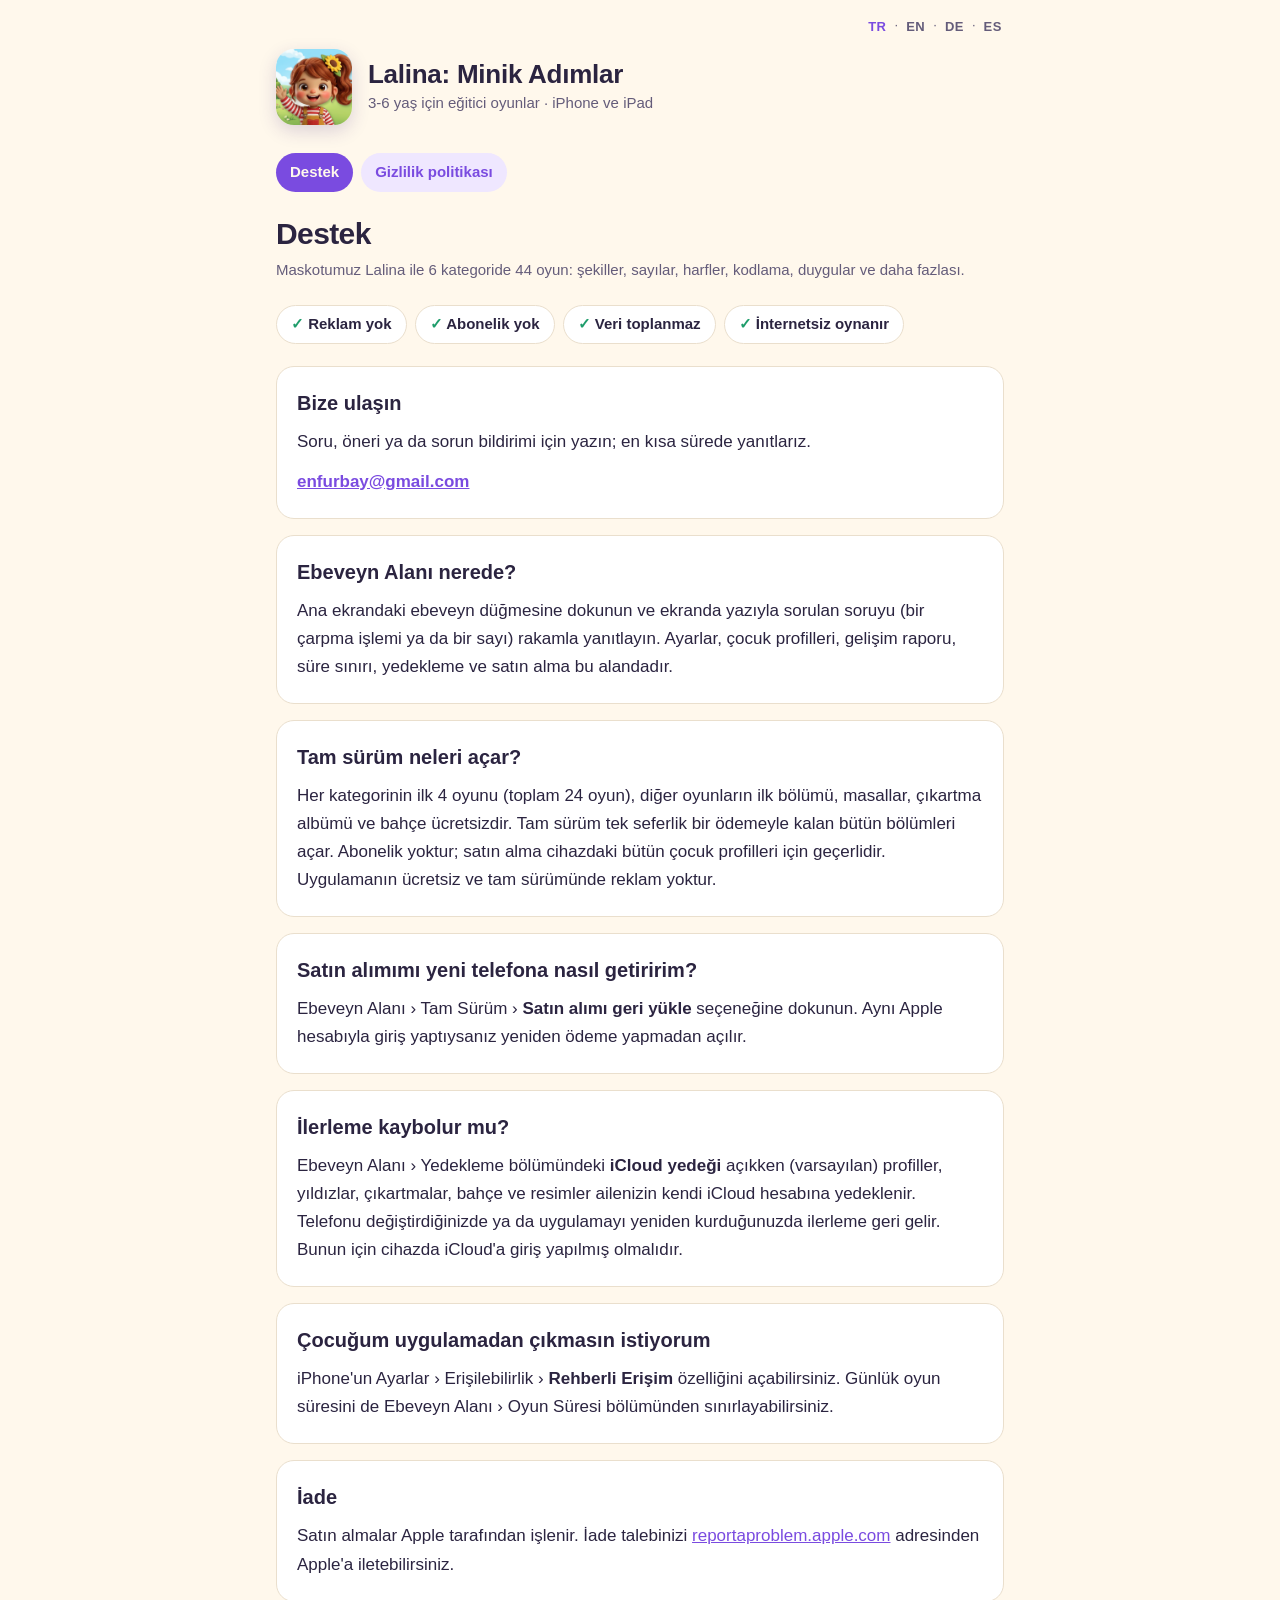
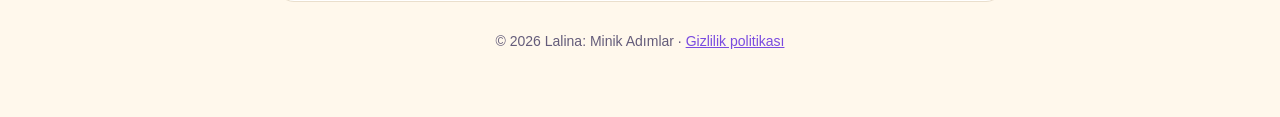
<file: index.html>
<!doctype html>
<html lang="tr">
<head>
<meta charset="utf-8">
<meta name="viewport" content="width=device-width, initial-scale=1">
<title>Lalina: Minik Adımlar · Destek</title>
<meta name="description" content="Lalina: Minik Adımlar: 3-6 yaş çocuklar için reklamsız eğitici oyunlar. Destek ve sık sorulan sorular.">
<link rel="icon" href="icon.png">
<link rel="stylesheet" href="style.css">
</head>
<body>
<div class="wrap">
  <nav class="lang" aria-label="Dil">
    <a href="./" hreflang="tr" lang="tr" title="Türkçe" aria-current="page">TR</a><span aria-hidden="true">·</span>
    <a href="en/" hreflang="en" lang="en" title="English">EN</a><span aria-hidden="true">·</span>
    <a href="de/" hreflang="de" lang="de" title="Deutsch">DE</a><span aria-hidden="true">·</span>
    <a href="es/" hreflang="es" lang="es" title="Español">ES</a>
  </nav>
  <header class="top">
    <img src="icon.png" alt="Lalina: Minik Adımlar uygulama simgesi" width="76" height="76">
    <div>
      <div class="name">Lalina: Minik Adımlar</div>
      <div class="tag">3-6 yaş için eğitici oyunlar · iPhone ve iPad</div>
    </div>
  </header>

  <nav class="links" aria-label="Sayfalar">
    <a href="./" aria-current="page">Destek</a>
    <a href="gizlilik.html">Gizlilik politikası</a>
  </nav>

  <h1>Destek</h1>
  <p class="meta">Maskotumuz Lalina ile 6 kategoride 44 oyun: şekiller, sayılar, harfler, kodlama, duygular ve daha fazlası.</p>

  <ul class="pills">
    <li>Reklam yok</li>
    <li>Abonelik yok</li>
    <li>Veri toplanmaz</li>
    <li>İnternetsiz oynanır</li>
  </ul>

  <section class="card">
    <h2>Bize ulaşın</h2>
    <p>Soru, öneri ya da sorun bildirimi için yazın; en kısa sürede yanıtlarız.</p>
    <p><a class="mail" href="mailto:enfurbay@gmail.com">enfurbay@gmail.com</a></p>
  </section>

  <section class="card">
    <h2>Ebeveyn Alanı nerede?</h2>
    <p>Ana ekrandaki ebeveyn düğmesine dokunun ve ekranda yazıyla sorulan soruyu (bir çarpma işlemi ya da bir sayı) rakamla yanıtlayın. Ayarlar, çocuk profilleri, gelişim raporu, süre sınırı, yedekleme ve satın alma bu alandadır.</p>
  </section>

  <section class="card">
    <h2>Tam sürüm neleri açar?</h2>
    <p>Her kategorinin ilk 4 oyunu (toplam 24 oyun), diğer oyunların ilk bölümü, masallar, çıkartma albümü ve bahçe ücretsizdir. Tam sürüm tek seferlik bir ödemeyle kalan bütün bölümleri açar. Abonelik yoktur; satın alma cihazdaki bütün çocuk profilleri için geçerlidir. Uygulamanın ücretsiz ve tam sürümünde reklam yoktur.</p>
  </section>

  <section class="card">
    <h2>Satın alımımı yeni telefona nasıl getiririm?</h2>
    <p>Ebeveyn Alanı › Tam Sürüm › <strong>Satın alımı geri yükle</strong> seçeneğine dokunun. Aynı Apple hesabıyla giriş yaptıysanız yeniden ödeme yapmadan açılır.</p>
  </section>

  <section class="card">
    <h2>İlerleme kaybolur mu?</h2>
    <p>Ebeveyn Alanı › Yedekleme bölümündeki <strong>iCloud yedeği</strong> açıkken (varsayılan) profiller, yıldızlar, çıkartmalar, bahçe ve resimler ailenizin kendi iCloud hesabına yedeklenir. Telefonu değiştirdiğinizde ya da uygulamayı yeniden kurduğunuzda ilerleme geri gelir. Bunun için cihazda iCloud'a giriş yapılmış olmalıdır.</p>
  </section>

  <section class="card">
    <h2>Çocuğum uygulamadan çıkmasın istiyorum</h2>
    <p>iPhone'un Ayarlar › Erişilebilirlik › <strong>Rehberli Erişim</strong> özelliğini açabilirsiniz. Günlük oyun süresini de Ebeveyn Alanı › Oyun Süresi bölümünden sınırlayabilirsiniz.</p>
  </section>

  <section class="card">
    <h2>İade</h2>
    <p>Satın almalar Apple tarafından işlenir. İade talebinizi <a href="https://reportaproblem.apple.com">reportaproblem.apple.com</a> adresinden Apple'a iletebilirsiniz.</p>
  </section>

  <footer>© 2026 Lalina: Minik Adımlar · <a href="gizlilik.html">Gizlilik politikası</a></footer>
</div>
</body>
</html>
</file>
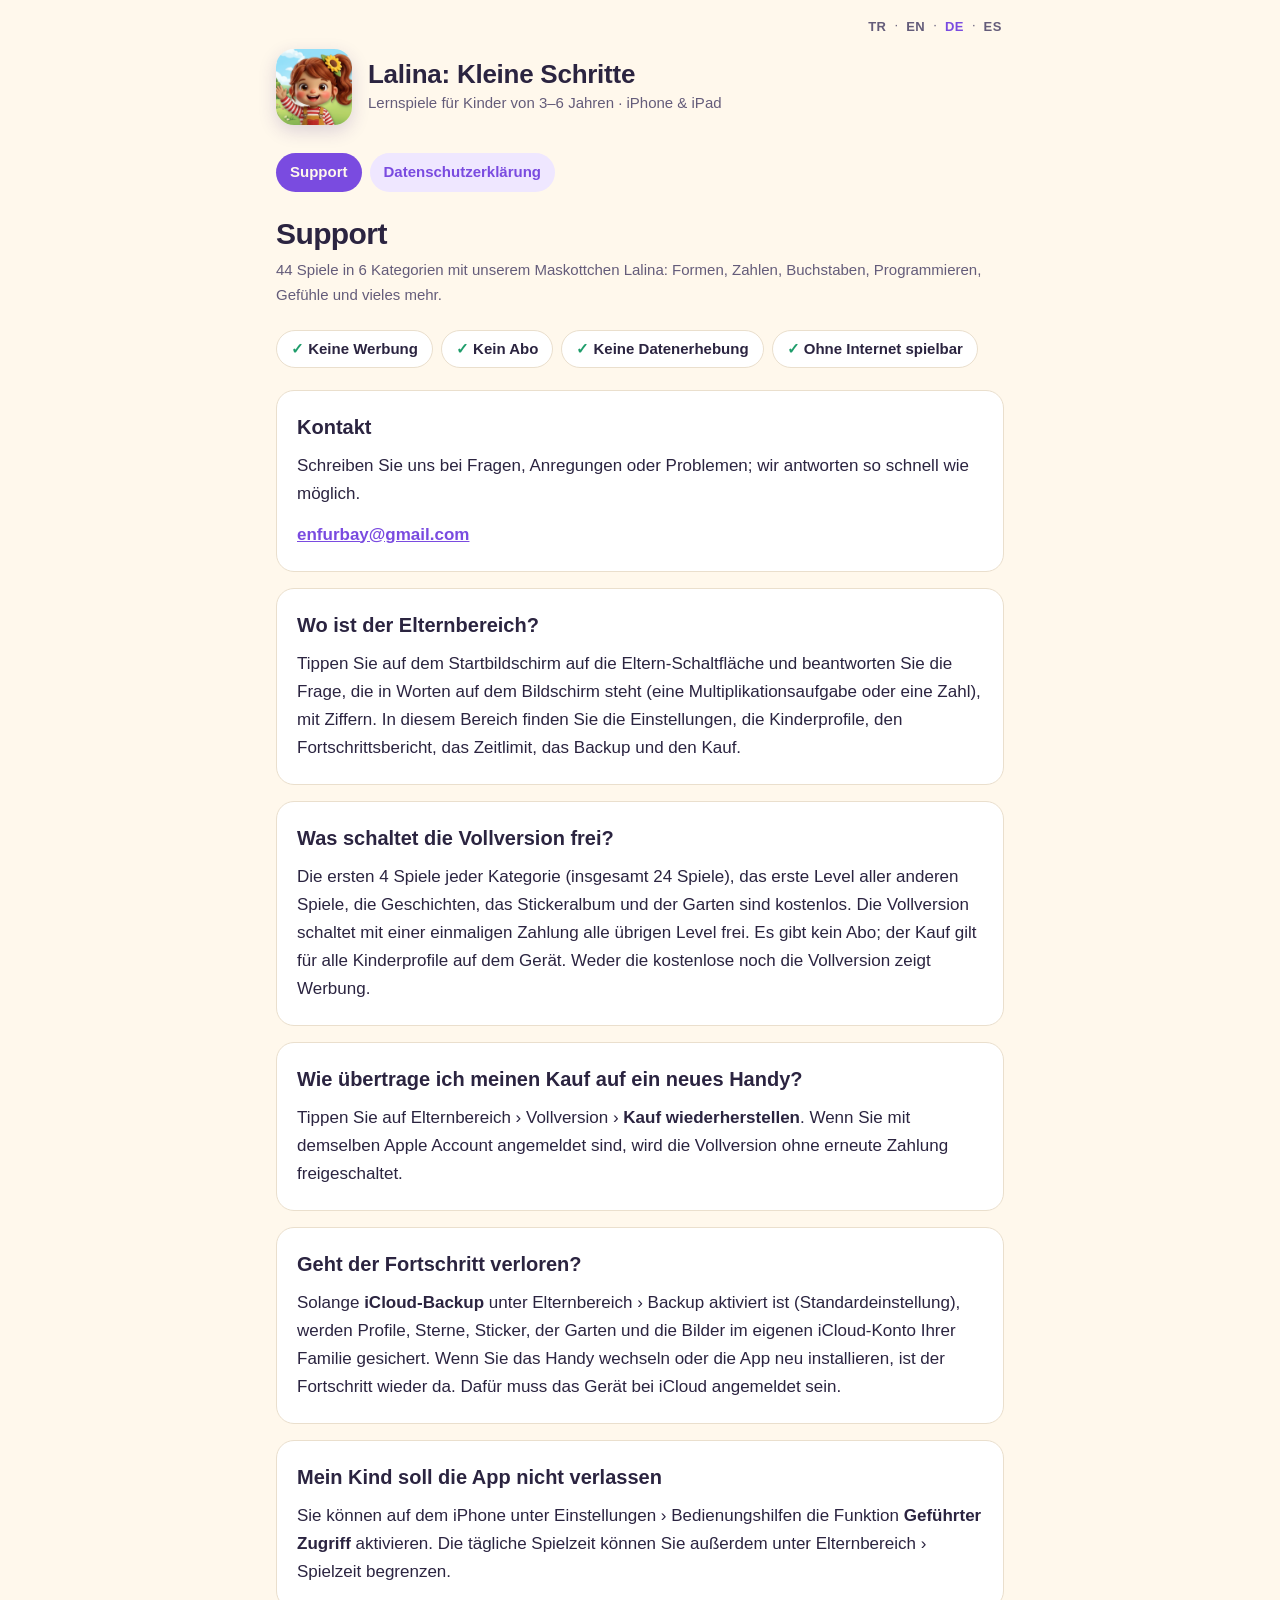
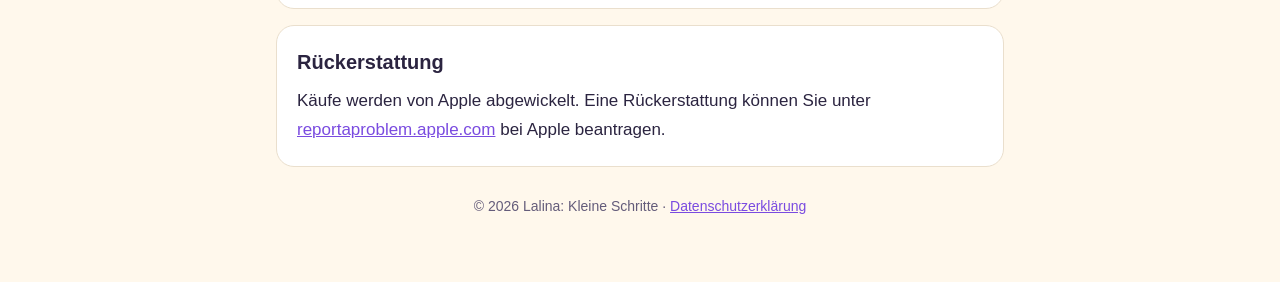
<file: de/index.html>
<!doctype html>
<html lang="de">
<head>
<meta charset="utf-8">
<meta name="viewport" content="width=device-width, initial-scale=1">
<title>Lalina: Kleine Schritte · Support</title>
<meta name="description" content="Lalina: Kleine Schritte: werbefreie Lernspiele für Kinder von 3 bis 6 Jahren. Support und häufig gestellte Fragen.">
<link rel="icon" href="../icon.png">
<link rel="stylesheet" href="../style.css">
</head>
<body>
<div class="wrap">
  <nav class="lang" aria-label="Sprache">
    <a href="../" hreflang="tr" lang="tr" title="Türkçe">TR</a><span aria-hidden="true">·</span>
    <a href="../en/" hreflang="en" lang="en" title="English">EN</a><span aria-hidden="true">·</span>
    <a href="./" hreflang="de" lang="de" title="Deutsch" aria-current="page">DE</a><span aria-hidden="true">·</span>
    <a href="../es/" hreflang="es" lang="es" title="Español">ES</a>
  </nav>
  <header class="top">
    <img src="../icon.png" alt="App-Symbol von Lalina: Kleine Schritte" width="76" height="76">
    <div>
      <div class="name">Lalina: Kleine Schritte</div>
      <div class="tag">Lernspiele für Kinder von 3–6 Jahren · iPhone &amp; iPad</div>
    </div>
  </header>

  <nav class="links" aria-label="Seiten">
    <a href="./" aria-current="page">Support</a>
    <a href="datenschutz.html">Datenschutzerklärung</a>
  </nav>

  <h1>Support</h1>
  <p class="meta">44 Spiele in 6 Kategorien mit unserem Maskottchen Lalina: Formen, Zahlen, Buchstaben, Programmieren, Gefühle und vieles mehr.</p>

  <ul class="pills">
    <li>Keine Werbung</li>
    <li>Kein Abo</li>
    <li>Keine Datenerhebung</li>
    <li>Ohne Internet spielbar</li>
  </ul>

  <section class="card">
    <h2>Kontakt</h2>
    <p>Schreiben Sie uns bei Fragen, Anregungen oder Problemen; wir antworten so schnell wie möglich.</p>
    <p><a class="mail" href="mailto:enfurbay@gmail.com">enfurbay@gmail.com</a></p>
  </section>

  <section class="card">
    <h2>Wo ist der Elternbereich?</h2>
    <p>Tippen Sie auf dem Startbildschirm auf die Eltern-Schaltfläche und beantworten Sie die Frage, die in Worten auf dem Bildschirm steht (eine Multiplikationsaufgabe oder eine Zahl), mit Ziffern. In diesem Bereich finden Sie die Einstellungen, die Kinderprofile, den Fortschrittsbericht, das Zeitlimit, das Backup und den Kauf.</p>
  </section>

  <section class="card">
    <h2>Was schaltet die Vollversion frei?</h2>
    <p>Die ersten 4 Spiele jeder Kategorie (insgesamt 24 Spiele), das erste Level aller anderen Spiele, die Geschichten, das Stickeralbum und der Garten sind kostenlos. Die Vollversion schaltet mit einer einmaligen Zahlung alle übrigen Level frei. Es gibt kein Abo; der Kauf gilt für alle Kinderprofile auf dem Gerät. Weder die kostenlose noch die Vollversion zeigt Werbung.</p>
  </section>

  <section class="card">
    <h2>Wie übertrage ich meinen Kauf auf ein neues Handy?</h2>
    <p>Tippen Sie auf Elternbereich › Vollversion › <strong>Kauf wiederherstellen</strong>. Wenn Sie mit demselben Apple Account angemeldet sind, wird die Vollversion ohne erneute Zahlung freigeschaltet.</p>
  </section>

  <section class="card">
    <h2>Geht der Fortschritt verloren?</h2>
    <p>Solange <strong>iCloud-Backup</strong> unter Elternbereich › Backup aktiviert ist (Standardeinstellung), werden Profile, Sterne, Sticker, der Garten und die Bilder im eigenen iCloud-Konto Ihrer Familie gesichert. Wenn Sie das Handy wechseln oder die App neu installieren, ist der Fortschritt wieder da. Dafür muss das Gerät bei iCloud angemeldet sein.</p>
  </section>

  <section class="card">
    <h2>Mein Kind soll die App nicht verlassen</h2>
    <p>Sie können auf dem iPhone unter Einstellungen › Bedienungshilfen die Funktion <strong>Geführter Zugriff</strong> aktivieren. Die tägliche Spielzeit können Sie außerdem unter Elternbereich › Spielzeit begrenzen.</p>
  </section>

  <section class="card">
    <h2>Rückerstattung</h2>
    <p>Käufe werden von Apple abgewickelt. Eine Rückerstattung können Sie unter <a href="https://reportaproblem.apple.com">reportaproblem.apple.com</a> bei Apple beantragen.</p>
  </section>

  <footer>© 2026 Lalina: Kleine Schritte · <a href="datenschutz.html">Datenschutzerklärung</a></footer>
</div>
</body>
</html>
</file>
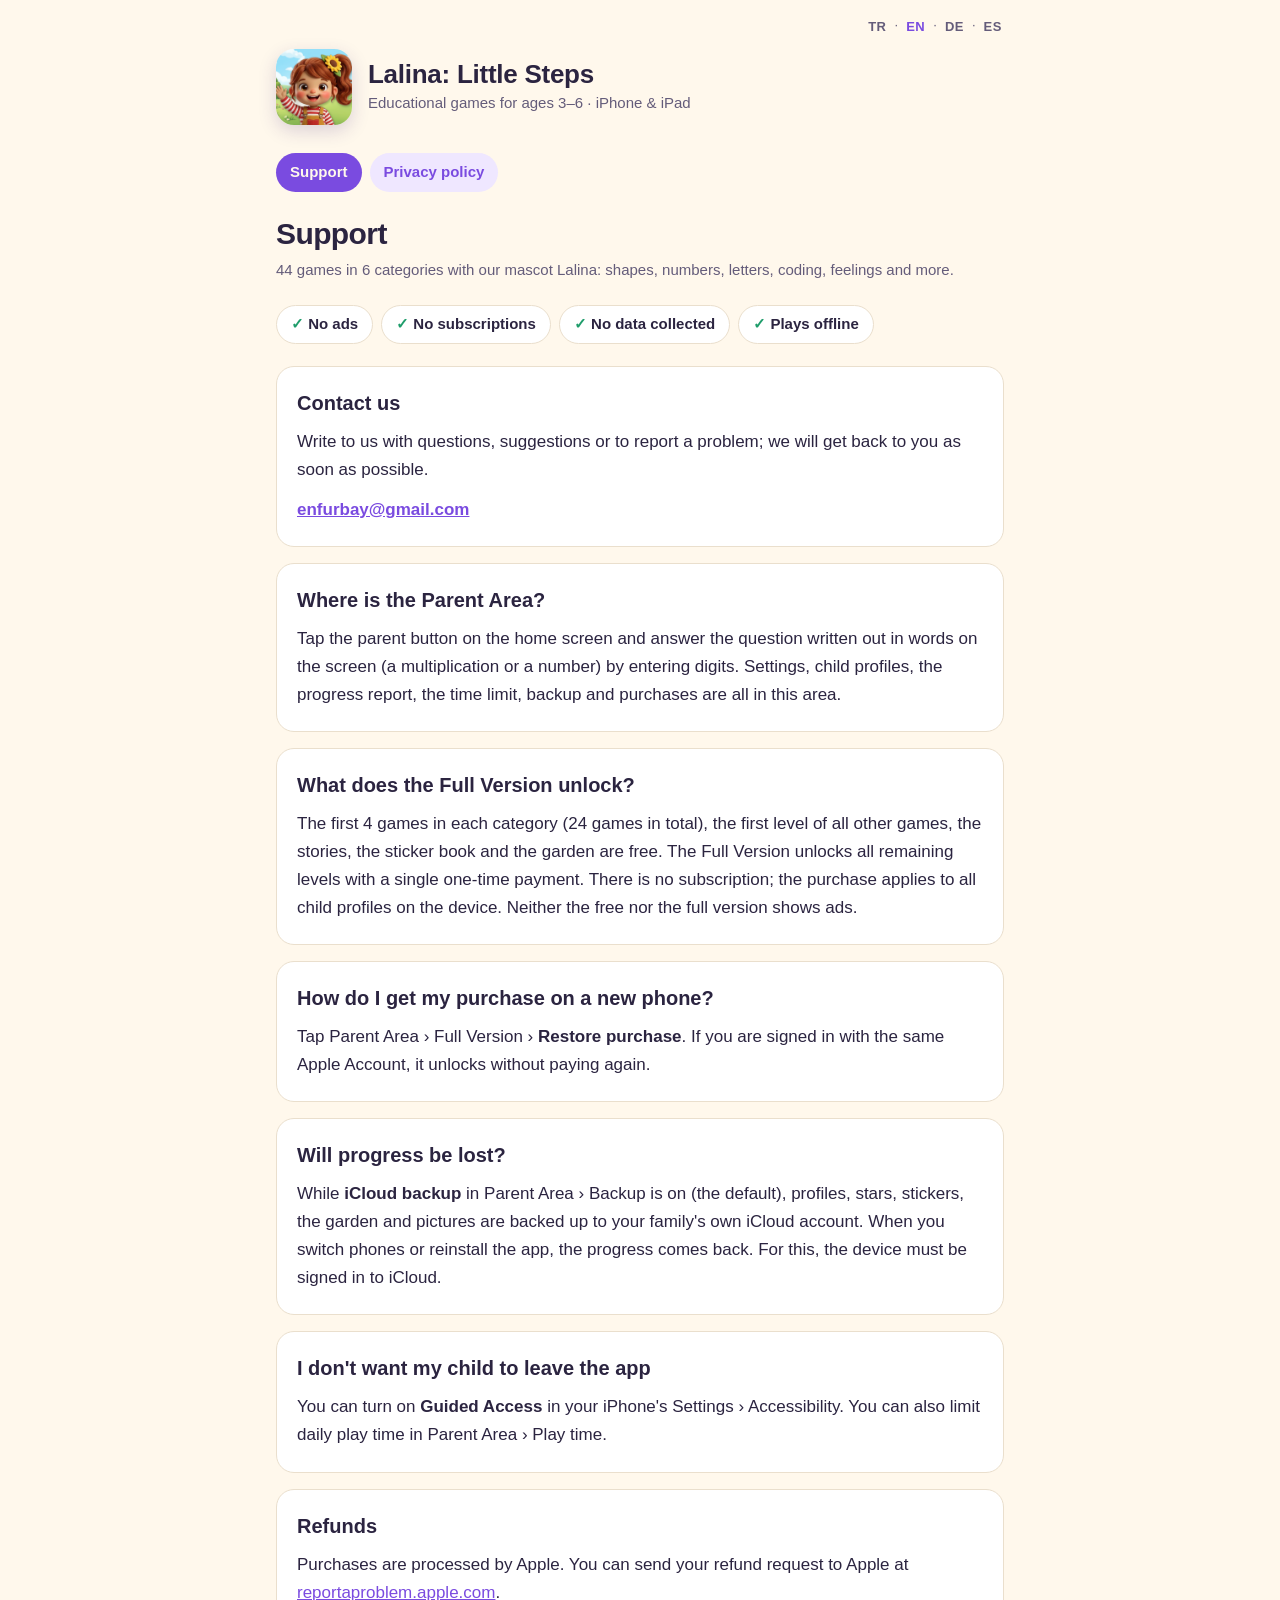
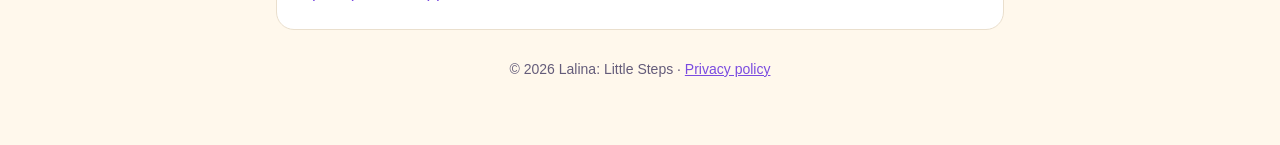
<file: en/index.html>
<!doctype html>
<html lang="en">
<head>
<meta charset="utf-8">
<meta name="viewport" content="width=device-width, initial-scale=1">
<title>Lalina: Little Steps · Support</title>
<meta name="description" content="Lalina: Little Steps: ad-free educational games for children aged 3–6. Support and frequently asked questions.">
<link rel="icon" href="../icon.png">
<link rel="stylesheet" href="../style.css">
</head>
<body>
<div class="wrap">
  <nav class="lang" aria-label="Language">
    <a href="../" hreflang="tr" lang="tr" title="Türkçe">TR</a><span aria-hidden="true">·</span>
    <a href="./" hreflang="en" lang="en" title="English" aria-current="page">EN</a><span aria-hidden="true">·</span>
    <a href="../de/" hreflang="de" lang="de" title="Deutsch">DE</a><span aria-hidden="true">·</span>
    <a href="../es/" hreflang="es" lang="es" title="Español">ES</a>
  </nav>
  <header class="top">
    <img src="../icon.png" alt="Lalina: Little Steps app icon" width="76" height="76">
    <div>
      <div class="name">Lalina: Little Steps</div>
      <div class="tag">Educational games for ages 3–6 · iPhone &amp; iPad</div>
    </div>
  </header>

  <nav class="links" aria-label="Pages">
    <a href="./" aria-current="page">Support</a>
    <a href="privacy.html">Privacy policy</a>
  </nav>

  <h1>Support</h1>
  <p class="meta">44 games in 6 categories with our mascot Lalina: shapes, numbers, letters, coding, feelings and more.</p>

  <ul class="pills">
    <li>No ads</li>
    <li>No subscriptions</li>
    <li>No data collected</li>
    <li>Plays offline</li>
  </ul>

  <section class="card">
    <h2>Contact us</h2>
    <p>Write to us with questions, suggestions or to report a problem; we will get back to you as soon as possible.</p>
    <p><a class="mail" href="mailto:enfurbay@gmail.com">enfurbay@gmail.com</a></p>
  </section>

  <section class="card">
    <h2>Where is the Parent Area?</h2>
    <p>Tap the parent button on the home screen and answer the question written out in words on the screen (a multiplication or a number) by entering digits. Settings, child profiles, the progress report, the time limit, backup and purchases are all in this area.</p>
  </section>

  <section class="card">
    <h2>What does the Full Version unlock?</h2>
    <p>The first 4 games in each category (24 games in total), the first level of all other games, the stories, the sticker book and the garden are free. The Full Version unlocks all remaining levels with a single one-time payment. There is no subscription; the purchase applies to all child profiles on the device. Neither the free nor the full version shows ads.</p>
  </section>

  <section class="card">
    <h2>How do I get my purchase on a new phone?</h2>
    <p>Tap Parent Area › Full Version › <strong>Restore purchase</strong>. If you are signed in with the same Apple Account, it unlocks without paying again.</p>
  </section>

  <section class="card">
    <h2>Will progress be lost?</h2>
    <p>While <strong>iCloud backup</strong> in Parent Area › Backup is on (the default), profiles, stars, stickers, the garden and pictures are backed up to your family's own iCloud account. When you switch phones or reinstall the app, the progress comes back. For this, the device must be signed in to iCloud.</p>
  </section>

  <section class="card">
    <h2>I don't want my child to leave the app</h2>
    <p>You can turn on <strong>Guided Access</strong> in your iPhone's Settings › Accessibility. You can also limit daily play time in Parent Area › Play time.</p>
  </section>

  <section class="card">
    <h2>Refunds</h2>
    <p>Purchases are processed by Apple. You can send your refund request to Apple at <a href="https://reportaproblem.apple.com">reportaproblem.apple.com</a>.</p>
  </section>

  <footer>© 2026 Lalina: Little Steps · <a href="privacy.html">Privacy policy</a></footer>
</div>
</body>
</html>
</file>
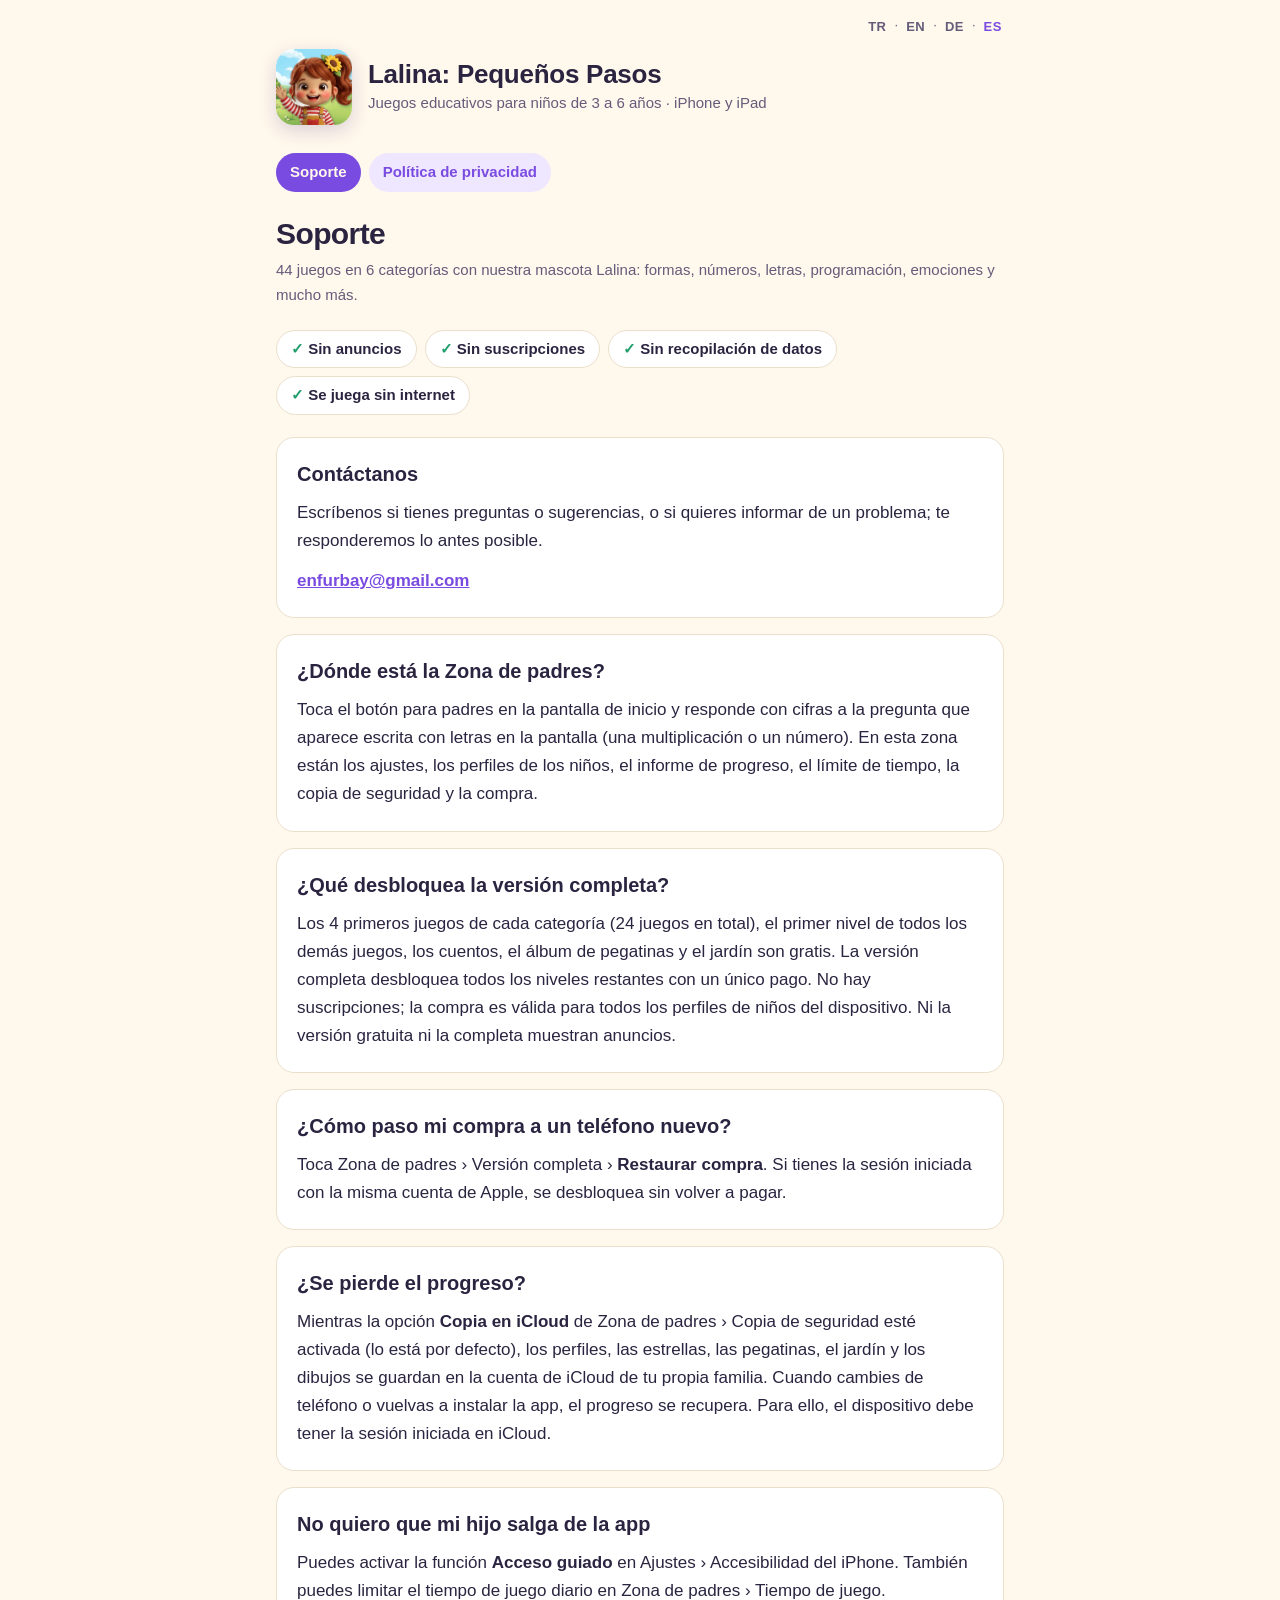
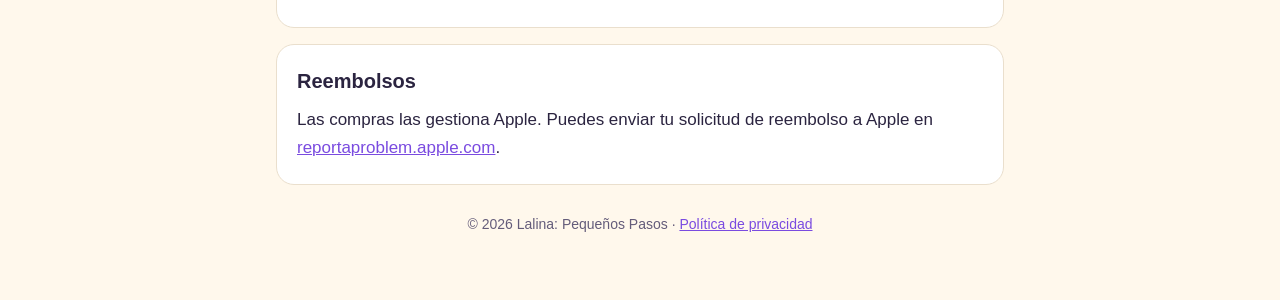
<file: es/index.html>
<!doctype html>
<html lang="es">
<head>
<meta charset="utf-8">
<meta name="viewport" content="width=device-width, initial-scale=1">
<title>Lalina: Pequeños Pasos · Soporte</title>
<meta name="description" content="Lalina: Pequeños Pasos: juegos educativos sin anuncios para niños de 3 a 6 años. Soporte y preguntas frecuentes.">
<link rel="icon" href="../icon.png">
<link rel="stylesheet" href="../style.css">
</head>
<body>
<div class="wrap">
  <nav class="lang" aria-label="Idioma">
    <a href="../" hreflang="tr" lang="tr" title="Türkçe">TR</a><span aria-hidden="true">·</span>
    <a href="../en/" hreflang="en" lang="en" title="English">EN</a><span aria-hidden="true">·</span>
    <a href="../de/" hreflang="de" lang="de" title="Deutsch">DE</a><span aria-hidden="true">·</span>
    <a href="./" hreflang="es" lang="es" title="Español" aria-current="page">ES</a>
  </nav>
  <header class="top">
    <img src="../icon.png" alt="Icono de la app Lalina: Pequeños Pasos" width="76" height="76">
    <div>
      <div class="name">Lalina: Pequeños Pasos</div>
      <div class="tag">Juegos educativos para niños de 3 a 6 años · iPhone y iPad</div>
    </div>
  </header>

  <nav class="links" aria-label="Páginas">
    <a href="./" aria-current="page">Soporte</a>
    <a href="privacidad.html">Política de privacidad</a>
  </nav>

  <h1>Soporte</h1>
  <p class="meta">44 juegos en 6 categorías con nuestra mascota Lalina: formas, números, letras, programación, emociones y mucho más.</p>

  <ul class="pills">
    <li>Sin anuncios</li>
    <li>Sin suscripciones</li>
    <li>Sin recopilación de datos</li>
    <li>Se juega sin internet</li>
  </ul>

  <section class="card">
    <h2>Contáctanos</h2>
    <p>Escríbenos si tienes preguntas o sugerencias, o si quieres informar de un problema; te responderemos lo antes posible.</p>
    <p><a class="mail" href="mailto:enfurbay@gmail.com">enfurbay@gmail.com</a></p>
  </section>

  <section class="card">
    <h2>¿Dónde está la Zona de padres?</h2>
    <p>Toca el botón para padres en la pantalla de inicio y responde con cifras a la pregunta que aparece escrita con letras en la pantalla (una multiplicación o un número). En esta zona están los ajustes, los perfiles de los niños, el informe de progreso, el límite de tiempo, la copia de seguridad y la compra.</p>
  </section>

  <section class="card">
    <h2>¿Qué desbloquea la versión completa?</h2>
    <p>Los 4 primeros juegos de cada categoría (24 juegos en total), el primer nivel de todos los demás juegos, los cuentos, el álbum de pegatinas y el jardín son gratis. La versión completa desbloquea todos los niveles restantes con un único pago. No hay suscripciones; la compra es válida para todos los perfiles de niños del dispositivo. Ni la versión gratuita ni la completa muestran anuncios.</p>
  </section>

  <section class="card">
    <h2>¿Cómo paso mi compra a un teléfono nuevo?</h2>
    <p>Toca Zona de padres › Versión completa › <strong>Restaurar compra</strong>. Si tienes la sesión iniciada con la misma cuenta de Apple, se desbloquea sin volver a pagar.</p>
  </section>

  <section class="card">
    <h2>¿Se pierde el progreso?</h2>
    <p>Mientras la opción <strong>Copia en iCloud</strong> de Zona de padres › Copia de seguridad esté activada (lo está por defecto), los perfiles, las estrellas, las pegatinas, el jardín y los dibujos se guardan en la cuenta de iCloud de tu propia familia. Cuando cambies de teléfono o vuelvas a instalar la app, el progreso se recupera. Para ello, el dispositivo debe tener la sesión iniciada en iCloud.</p>
  </section>

  <section class="card">
    <h2>No quiero que mi hijo salga de la app</h2>
    <p>Puedes activar la función <strong>Acceso guiado</strong> en Ajustes › Accesibilidad del iPhone. También puedes limitar el tiempo de juego diario en Zona de padres › Tiempo de juego.</p>
  </section>

  <section class="card">
    <h2>Reembolsos</h2>
    <p>Las compras las gestiona Apple. Puedes enviar tu solicitud de reembolso a Apple en <a href="https://reportaproblem.apple.com">reportaproblem.apple.com</a>.</p>
  </section>

  <footer>© 2026 Lalina: Pequeños Pasos · <a href="privacidad.html">Política de privacidad</a></footer>
</div>
</body>
</html>
</file>
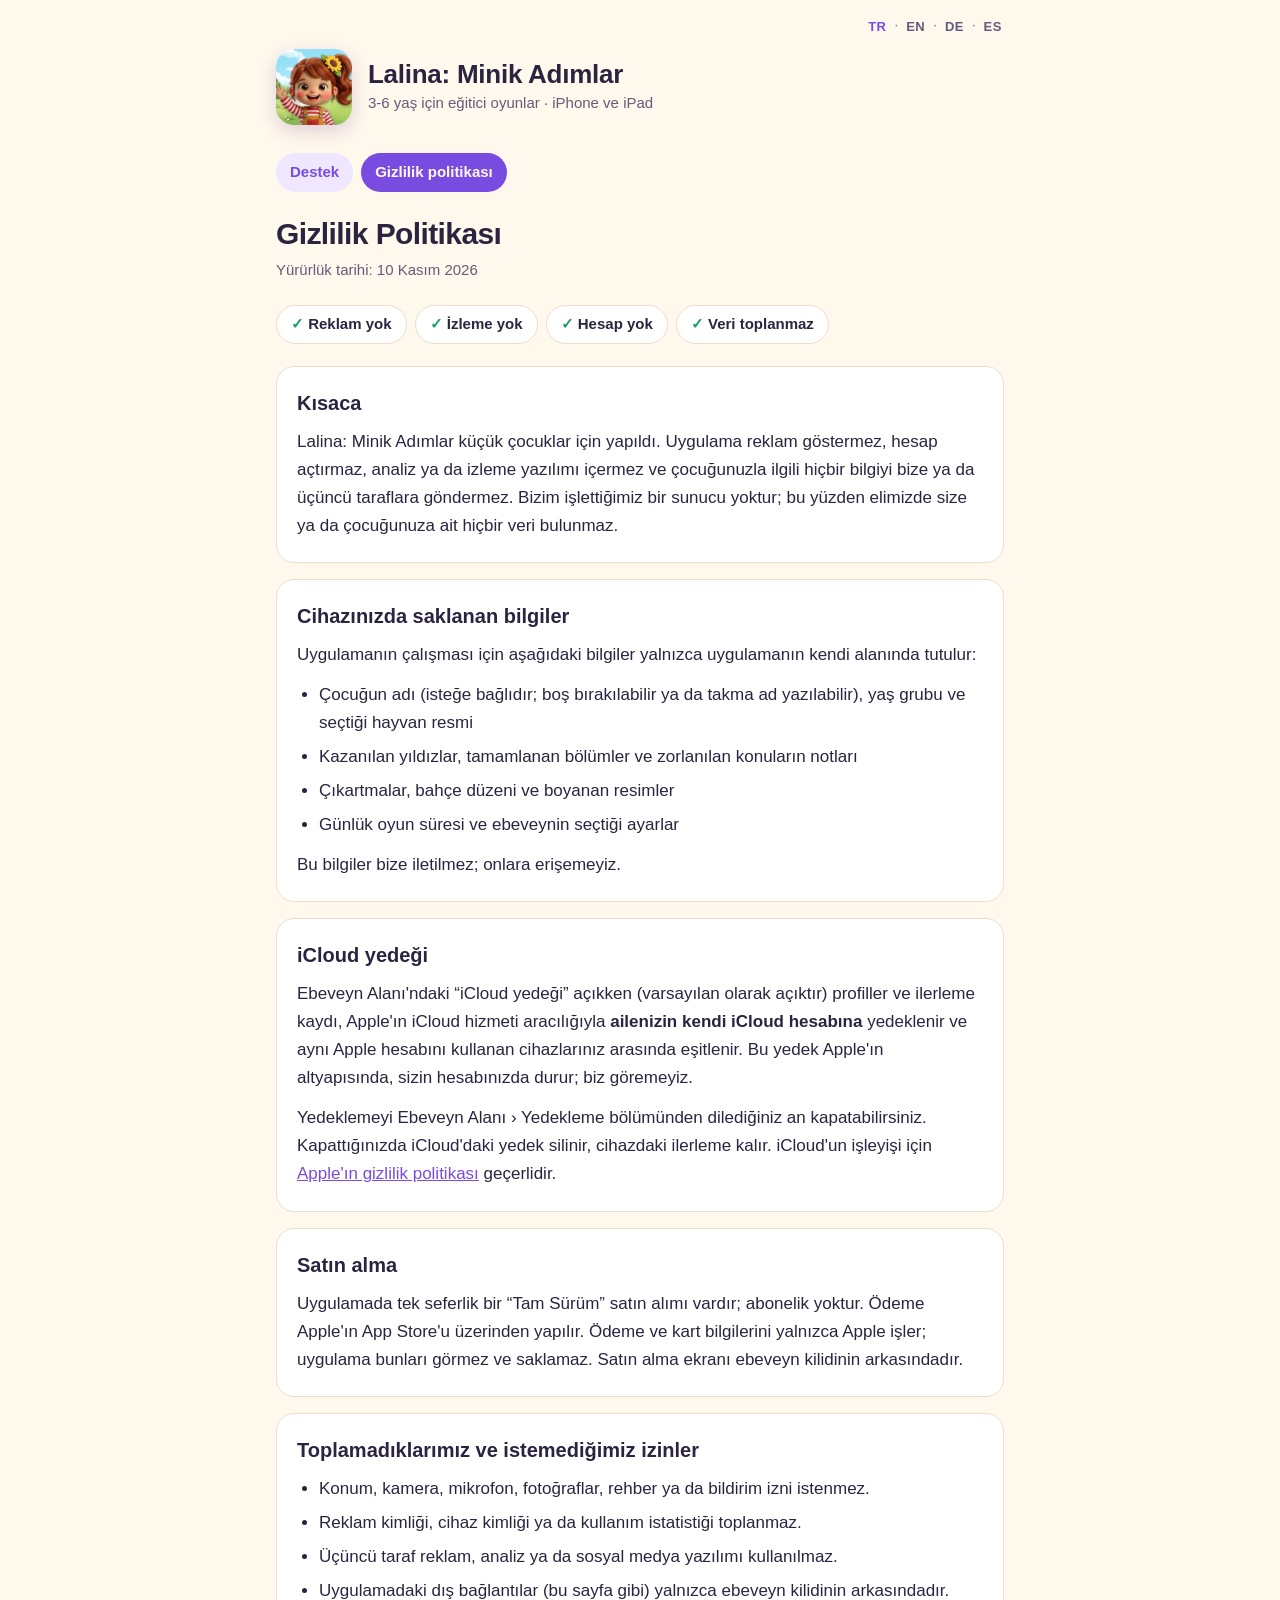
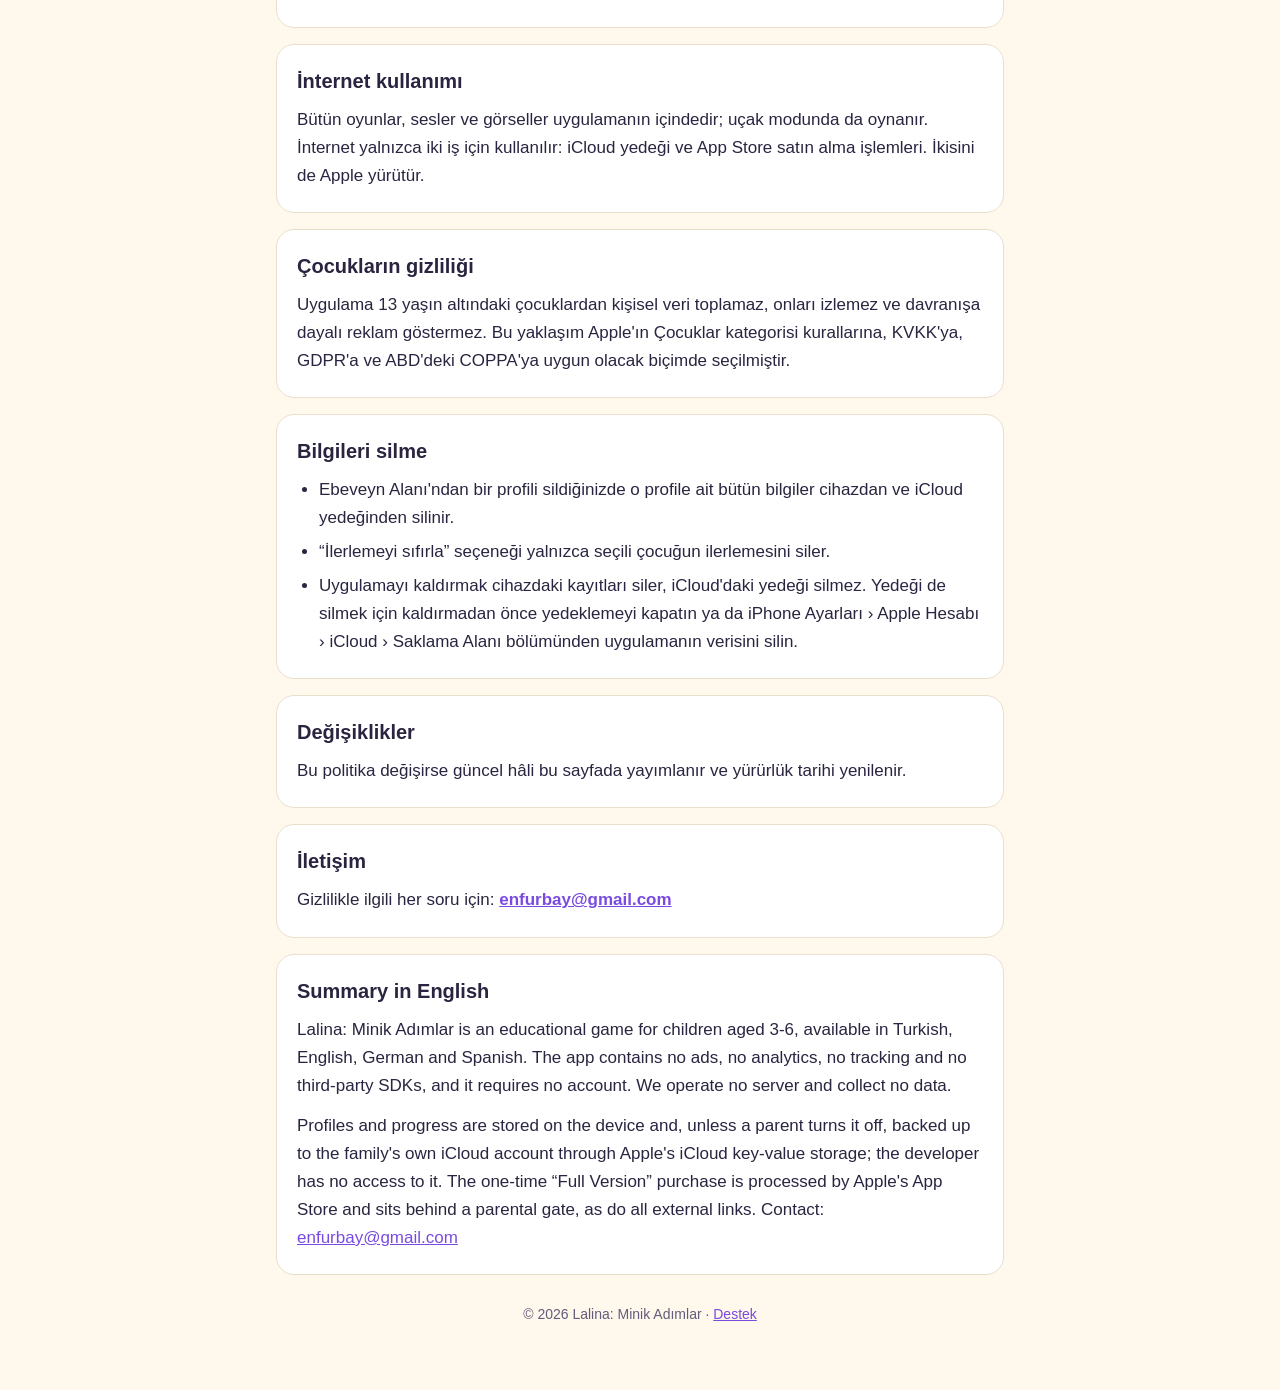
<file: gizlilik.html>
<!doctype html>
<html lang="tr">
<head>
<meta charset="utf-8">
<meta name="viewport" content="width=device-width, initial-scale=1">
<title>Lalina: Minik Adımlar · Gizlilik Politikası</title>
<meta name="description" content="Lalina: Minik Adımlar gizlilik politikası: reklam yok, izleme yok, veri toplanmaz.">
<link rel="icon" href="icon.png">
<link rel="stylesheet" href="style.css">
</head>
<body>
<div class="wrap">
  <nav class="lang" aria-label="Dil">
    <a href="gizlilik.html" hreflang="tr" lang="tr" title="Türkçe" aria-current="page">TR</a><span aria-hidden="true">·</span>
    <a href="en/privacy.html" hreflang="en" lang="en" title="English">EN</a><span aria-hidden="true">·</span>
    <a href="de/datenschutz.html" hreflang="de" lang="de" title="Deutsch">DE</a><span aria-hidden="true">·</span>
    <a href="es/privacidad.html" hreflang="es" lang="es" title="Español">ES</a>
  </nav>
  <header class="top">
    <img src="icon.png" alt="Lalina: Minik Adımlar uygulama simgesi" width="76" height="76">
    <div>
      <div class="name">Lalina: Minik Adımlar</div>
      <div class="tag">3-6 yaş için eğitici oyunlar · iPhone ve iPad</div>
    </div>
  </header>

  <nav class="links" aria-label="Sayfalar">
    <a href="./">Destek</a>
    <a href="gizlilik.html" aria-current="page">Gizlilik politikası</a>
  </nav>

  <h1>Gizlilik Politikası</h1>
  <p class="meta">Yürürlük tarihi: 10 Kasım 2026</p>

  <ul class="pills">
    <li>Reklam yok</li>
    <li>İzleme yok</li>
    <li>Hesap yok</li>
    <li>Veri toplanmaz</li>
  </ul>

  <section class="card">
    <h2>Kısaca</h2>
    <p>Lalina: Minik Adımlar küçük çocuklar için yapıldı. Uygulama reklam göstermez, hesap açtırmaz, analiz ya da izleme yazılımı içermez ve çocuğunuzla ilgili hiçbir bilgiyi bize ya da üçüncü taraflara göndermez. Bizim işlettiğimiz bir sunucu yoktur; bu yüzden elimizde size ya da çocuğunuza ait hiçbir veri bulunmaz.</p>
  </section>

  <section class="card">
    <h2>Cihazınızda saklanan bilgiler</h2>
    <p>Uygulamanın çalışması için aşağıdaki bilgiler yalnızca uygulamanın kendi alanında tutulur:</p>
    <ul>
      <li>Çocuğun adı (isteğe bağlıdır; boş bırakılabilir ya da takma ad yazılabilir), yaş grubu ve seçtiği hayvan resmi</li>
      <li>Kazanılan yıldızlar, tamamlanan bölümler ve zorlanılan konuların notları</li>
      <li>Çıkartmalar, bahçe düzeni ve boyanan resimler</li>
      <li>Günlük oyun süresi ve ebeveynin seçtiği ayarlar</li>
    </ul>
    <p>Bu bilgiler bize iletilmez; onlara erişemeyiz.</p>
  </section>

  <section class="card">
    <h2>iCloud yedeği</h2>
    <p>Ebeveyn Alanı'ndaki “iCloud yedeği” açıkken (varsayılan olarak açıktır) profiller ve ilerleme kaydı, Apple'ın iCloud hizmeti aracılığıyla <strong>ailenizin kendi iCloud hesabına</strong> yedeklenir ve aynı Apple hesabını kullanan cihazlarınız arasında eşitlenir. Bu yedek Apple'ın altyapısında, sizin hesabınızda durur; biz göremeyiz.</p>
    <p>Yedeklemeyi Ebeveyn Alanı › Yedekleme bölümünden dilediğiniz an kapatabilirsiniz. Kapattığınızda iCloud'daki yedek silinir, cihazdaki ilerleme kalır. iCloud'un işleyişi için <a href="https://www.apple.com/legal/privacy/tr/">Apple'ın gizlilik politikası</a> geçerlidir.</p>
  </section>

  <section class="card">
    <h2>Satın alma</h2>
    <p>Uygulamada tek seferlik bir “Tam Sürüm” satın alımı vardır; abonelik yoktur. Ödeme Apple'ın App Store'u üzerinden yapılır. Ödeme ve kart bilgilerini yalnızca Apple işler; uygulama bunları görmez ve saklamaz. Satın alma ekranı ebeveyn kilidinin arkasındadır.</p>
  </section>

  <section class="card">
    <h2>Toplamadıklarımız ve istemediğimiz izinler</h2>
    <ul>
      <li>Konum, kamera, mikrofon, fotoğraflar, rehber ya da bildirim izni istenmez.</li>
      <li>Reklam kimliği, cihaz kimliği ya da kullanım istatistiği toplanmaz.</li>
      <li>Üçüncü taraf reklam, analiz ya da sosyal medya yazılımı kullanılmaz.</li>
      <li>Uygulamadaki dış bağlantılar (bu sayfa gibi) yalnızca ebeveyn kilidinin arkasındadır.</li>
    </ul>
  </section>

  <section class="card">
    <h2>İnternet kullanımı</h2>
    <p>Bütün oyunlar, sesler ve görseller uygulamanın içindedir; uçak modunda da oynanır. İnternet yalnızca iki iş için kullanılır: iCloud yedeği ve App Store satın alma işlemleri. İkisini de Apple yürütür.</p>
  </section>

  <section class="card">
    <h2>Çocukların gizliliği</h2>
    <p>Uygulama 13 yaşın altındaki çocuklardan kişisel veri toplamaz, onları izlemez ve davranışa dayalı reklam göstermez. Bu yaklaşım Apple'ın Çocuklar kategorisi kurallarına, KVKK'ya, GDPR'a ve ABD'deki COPPA'ya uygun olacak biçimde seçilmiştir.</p>
  </section>

  <section class="card">
    <h2>Bilgileri silme</h2>
    <ul>
      <li>Ebeveyn Alanı'ndan bir profili sildiğinizde o profile ait bütün bilgiler cihazdan ve iCloud yedeğinden silinir.</li>
      <li>“İlerlemeyi sıfırla” seçeneği yalnızca seçili çocuğun ilerlemesini siler.</li>
      <li>Uygulamayı kaldırmak cihazdaki kayıtları siler, iCloud'daki yedeği silmez. Yedeği de silmek için kaldırmadan önce yedeklemeyi kapatın ya da iPhone Ayarları › Apple Hesabı › iCloud › Saklama Alanı bölümünden uygulamanın verisini silin.</li>
    </ul>
  </section>

  <section class="card">
    <h2>Değişiklikler</h2>
    <p>Bu politika değişirse güncel hâli bu sayfada yayımlanır ve yürürlük tarihi yenilenir.</p>
  </section>

  <section class="card">
    <h2>İletişim</h2>
    <p>Gizlilikle ilgili her soru için: <a class="mail" href="mailto:enfurbay@gmail.com">enfurbay@gmail.com</a></p>
  </section>

  <section class="card" lang="en">
    <h2>Summary in English</h2>
    <p>Lalina: Minik Adımlar is an educational game for children aged 3-6, available in Turkish, English, German and Spanish. The app contains no ads, no analytics, no tracking and no third-party SDKs, and it requires no account. We operate no server and collect no data.</p>
    <p>Profiles and progress are stored on the device and, unless a parent turns it off, backed up to the family's own iCloud account through Apple's iCloud key-value storage; the developer has no access to it. The one-time “Full Version” purchase is processed by Apple's App Store and sits behind a parental gate, as do all external links. Contact: <a href="mailto:enfurbay@gmail.com">enfurbay@gmail.com</a></p>
  </section>

  <footer>© 2026 Lalina: Minik Adımlar · <a href="./">Destek</a></footer>
</div>
</body>
</html>
</file>
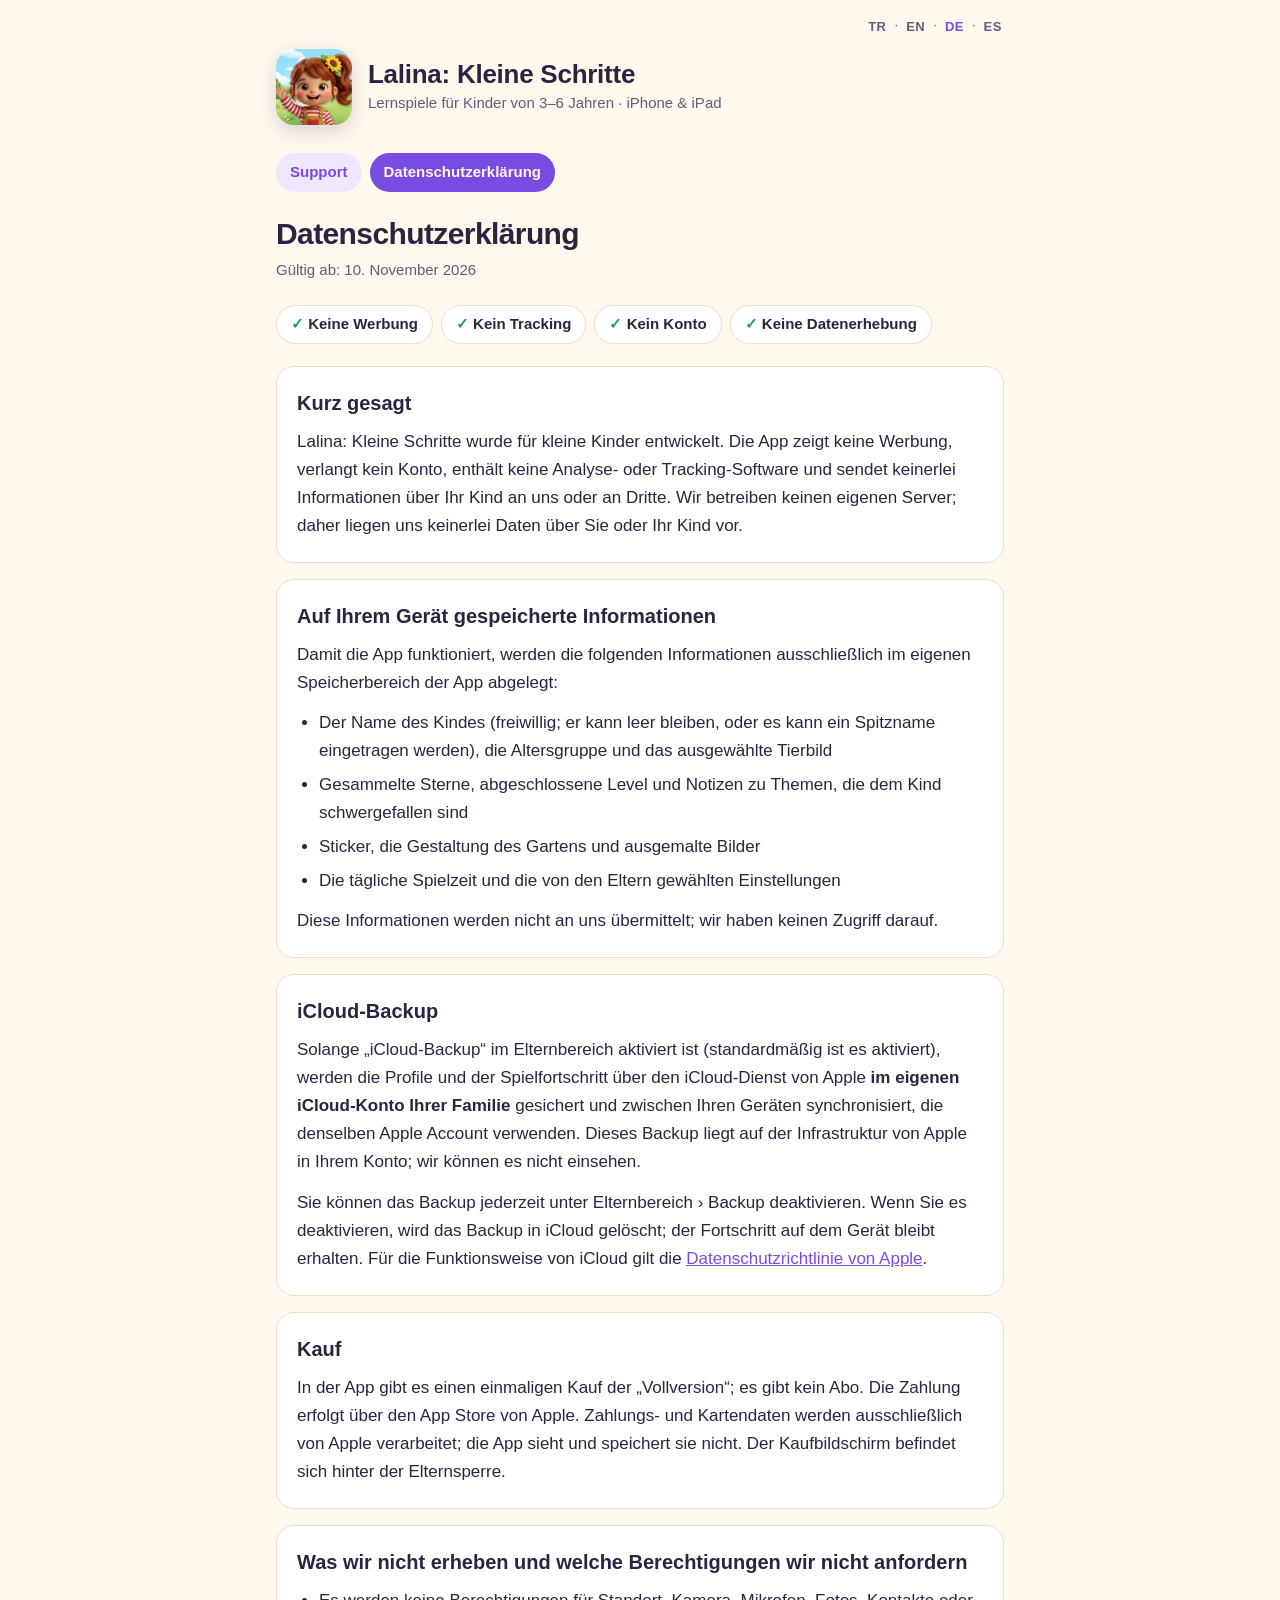
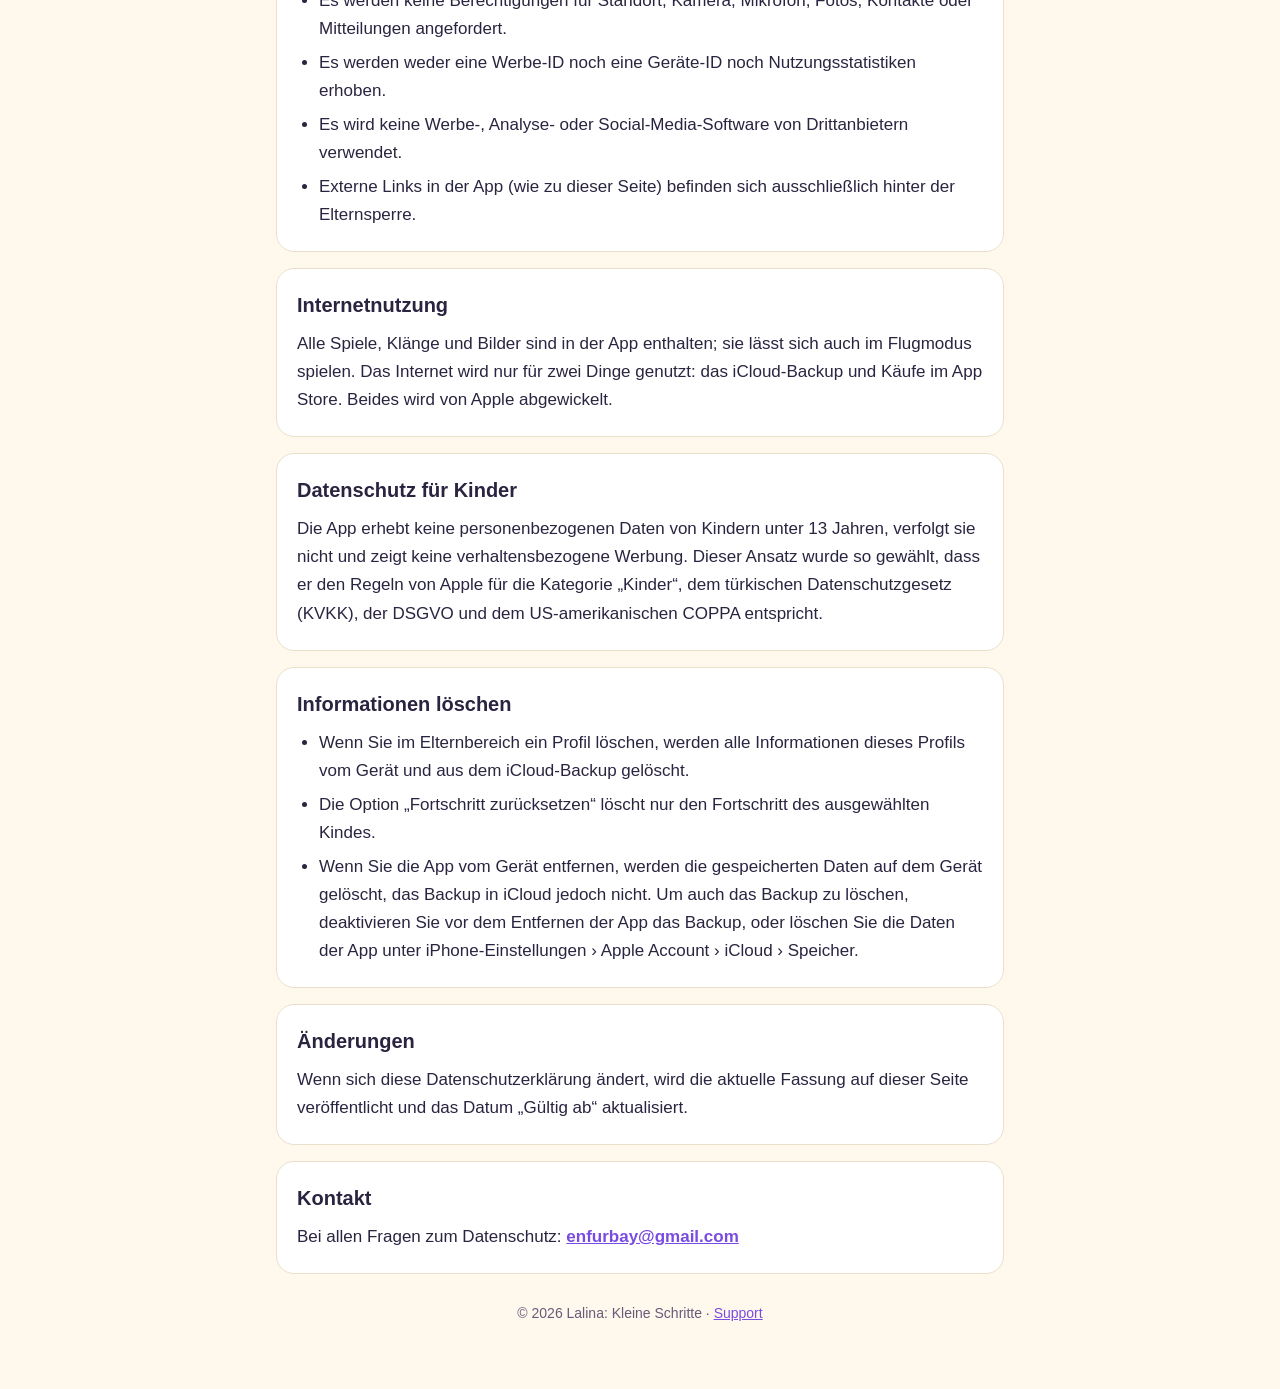
<file: de/datenschutz.html>
<!doctype html>
<html lang="de">
<head>
<meta charset="utf-8">
<meta name="viewport" content="width=device-width, initial-scale=1">
<title>Lalina: Kleine Schritte · Datenschutzerklärung</title>
<meta name="description" content="Datenschutzerklärung von Lalina: Kleine Schritte: keine Werbung, kein Tracking, keine Datenerhebung.">
<link rel="icon" href="../icon.png">
<link rel="stylesheet" href="../style.css">
</head>
<body>
<div class="wrap">
  <nav class="lang" aria-label="Sprache">
    <a href="../gizlilik.html" hreflang="tr" lang="tr" title="Türkçe">TR</a><span aria-hidden="true">·</span>
    <a href="../en/privacy.html" hreflang="en" lang="en" title="English">EN</a><span aria-hidden="true">·</span>
    <a href="datenschutz.html" hreflang="de" lang="de" title="Deutsch" aria-current="page">DE</a><span aria-hidden="true">·</span>
    <a href="../es/privacidad.html" hreflang="es" lang="es" title="Español">ES</a>
  </nav>
  <header class="top">
    <img src="../icon.png" alt="App-Symbol von Lalina: Kleine Schritte" width="76" height="76">
    <div>
      <div class="name">Lalina: Kleine Schritte</div>
      <div class="tag">Lernspiele für Kinder von 3–6 Jahren · iPhone &amp; iPad</div>
    </div>
  </header>

  <nav class="links" aria-label="Seiten">
    <a href="./">Support</a>
    <a href="datenschutz.html" aria-current="page">Datenschutzerklärung</a>
  </nav>

  <h1>Datenschutzerklärung</h1>
  <p class="meta">Gültig ab: 10. November 2026</p>

  <ul class="pills">
    <li>Keine Werbung</li>
    <li>Kein Tracking</li>
    <li>Kein Konto</li>
    <li>Keine Datenerhebung</li>
  </ul>

  <section class="card">
    <h2>Kurz gesagt</h2>
    <p>Lalina: Kleine Schritte wurde für kleine Kinder entwickelt. Die App zeigt keine Werbung, verlangt kein Konto, enthält keine Analyse- oder Tracking-Software und sendet keinerlei Informationen über Ihr Kind an uns oder an Dritte. Wir betreiben keinen eigenen Server; daher liegen uns keinerlei Daten über Sie oder Ihr Kind vor.</p>
  </section>

  <section class="card">
    <h2>Auf Ihrem Gerät gespeicherte Informationen</h2>
    <p>Damit die App funktioniert, werden die folgenden Informationen ausschließlich im eigenen Speicherbereich der App abgelegt:</p>
    <ul>
      <li>Der Name des Kindes (freiwillig; er kann leer bleiben, oder es kann ein Spitzname eingetragen werden), die Altersgruppe und das ausgewählte Tierbild</li>
      <li>Gesammelte Sterne, abgeschlossene Level und Notizen zu Themen, die dem Kind schwergefallen sind</li>
      <li>Sticker, die Gestaltung des Gartens und ausgemalte Bilder</li>
      <li>Die tägliche Spielzeit und die von den Eltern gewählten Einstellungen</li>
    </ul>
    <p>Diese Informationen werden nicht an uns übermittelt; wir haben keinen Zugriff darauf.</p>
  </section>

  <section class="card">
    <h2>iCloud-Backup</h2>
    <p>Solange „iCloud-Backup“ im Elternbereich aktiviert ist (standardmäßig ist es aktiviert), werden die Profile und der Spielfortschritt über den iCloud-Dienst von Apple <strong>im eigenen iCloud-Konto Ihrer Familie</strong> gesichert und zwischen Ihren Geräten synchronisiert, die denselben Apple Account verwenden. Dieses Backup liegt auf der Infrastruktur von Apple in Ihrem Konto; wir können es nicht einsehen.</p>
    <p>Sie können das Backup jederzeit unter Elternbereich › Backup deaktivieren. Wenn Sie es deaktivieren, wird das Backup in iCloud gelöscht; der Fortschritt auf dem Gerät bleibt erhalten. Für die Funktionsweise von iCloud gilt die <a href="https://www.apple.com/legal/privacy/de-ww/">Datenschutzrichtlinie von Apple</a>.</p>
  </section>

  <section class="card">
    <h2>Kauf</h2>
    <p>In der App gibt es einen einmaligen Kauf der „Vollversion“; es gibt kein Abo. Die Zahlung erfolgt über den App Store von Apple. Zahlungs- und Kartendaten werden ausschließlich von Apple verarbeitet; die App sieht und speichert sie nicht. Der Kaufbildschirm befindet sich hinter der Elternsperre.</p>
  </section>

  <section class="card">
    <h2>Was wir nicht erheben und welche Berechtigungen wir nicht anfordern</h2>
    <ul>
      <li>Es werden keine Berechtigungen für Standort, Kamera, Mikrofon, Fotos, Kontakte oder Mitteilungen angefordert.</li>
      <li>Es werden weder eine Werbe-ID noch eine Geräte-ID noch Nutzungsstatistiken erhoben.</li>
      <li>Es wird keine Werbe-, Analyse- oder Social-Media-Software von Drittanbietern verwendet.</li>
      <li>Externe Links in der App (wie zu dieser Seite) befinden sich ausschließlich hinter der Elternsperre.</li>
    </ul>
  </section>

  <section class="card">
    <h2>Internetnutzung</h2>
    <p>Alle Spiele, Klänge und Bilder sind in der App enthalten; sie lässt sich auch im Flugmodus spielen. Das Internet wird nur für zwei Dinge genutzt: das iCloud-Backup und Käufe im App Store. Beides wird von Apple abgewickelt.</p>
  </section>

  <section class="card">
    <h2>Datenschutz für Kinder</h2>
    <p>Die App erhebt keine personenbezogenen Daten von Kindern unter 13 Jahren, verfolgt sie nicht und zeigt keine verhaltensbezogene Werbung. Dieser Ansatz wurde so gewählt, dass er den Regeln von Apple für die Kategorie „Kinder“, dem türkischen Datenschutzgesetz (KVKK), der DSGVO und dem US-amerikanischen COPPA entspricht.</p>
  </section>

  <section class="card">
    <h2>Informationen löschen</h2>
    <ul>
      <li>Wenn Sie im Elternbereich ein Profil löschen, werden alle Informationen dieses Profils vom Gerät und aus dem iCloud-Backup gelöscht.</li>
      <li>Die Option „Fortschritt zurücksetzen“ löscht nur den Fortschritt des ausgewählten Kindes.</li>
      <li>Wenn Sie die App vom Gerät entfernen, werden die gespeicherten Daten auf dem Gerät gelöscht, das Backup in iCloud jedoch nicht. Um auch das Backup zu löschen, deaktivieren Sie vor dem Entfernen der App das Backup, oder löschen Sie die Daten der App unter iPhone-Einstellungen › Apple Account › iCloud › Speicher.</li>
    </ul>
  </section>

  <section class="card">
    <h2>Änderungen</h2>
    <p>Wenn sich diese Datenschutzerklärung ändert, wird die aktuelle Fassung auf dieser Seite veröffentlicht und das Datum „Gültig ab“ aktualisiert.</p>
  </section>

  <section class="card">
    <h2>Kontakt</h2>
    <p>Bei allen Fragen zum Datenschutz: <a class="mail" href="mailto:enfurbay@gmail.com">enfurbay@gmail.com</a></p>
  </section>

  <footer>© 2026 Lalina: Kleine Schritte · <a href="./">Support</a></footer>
</div>
</body>
</html>
</file>
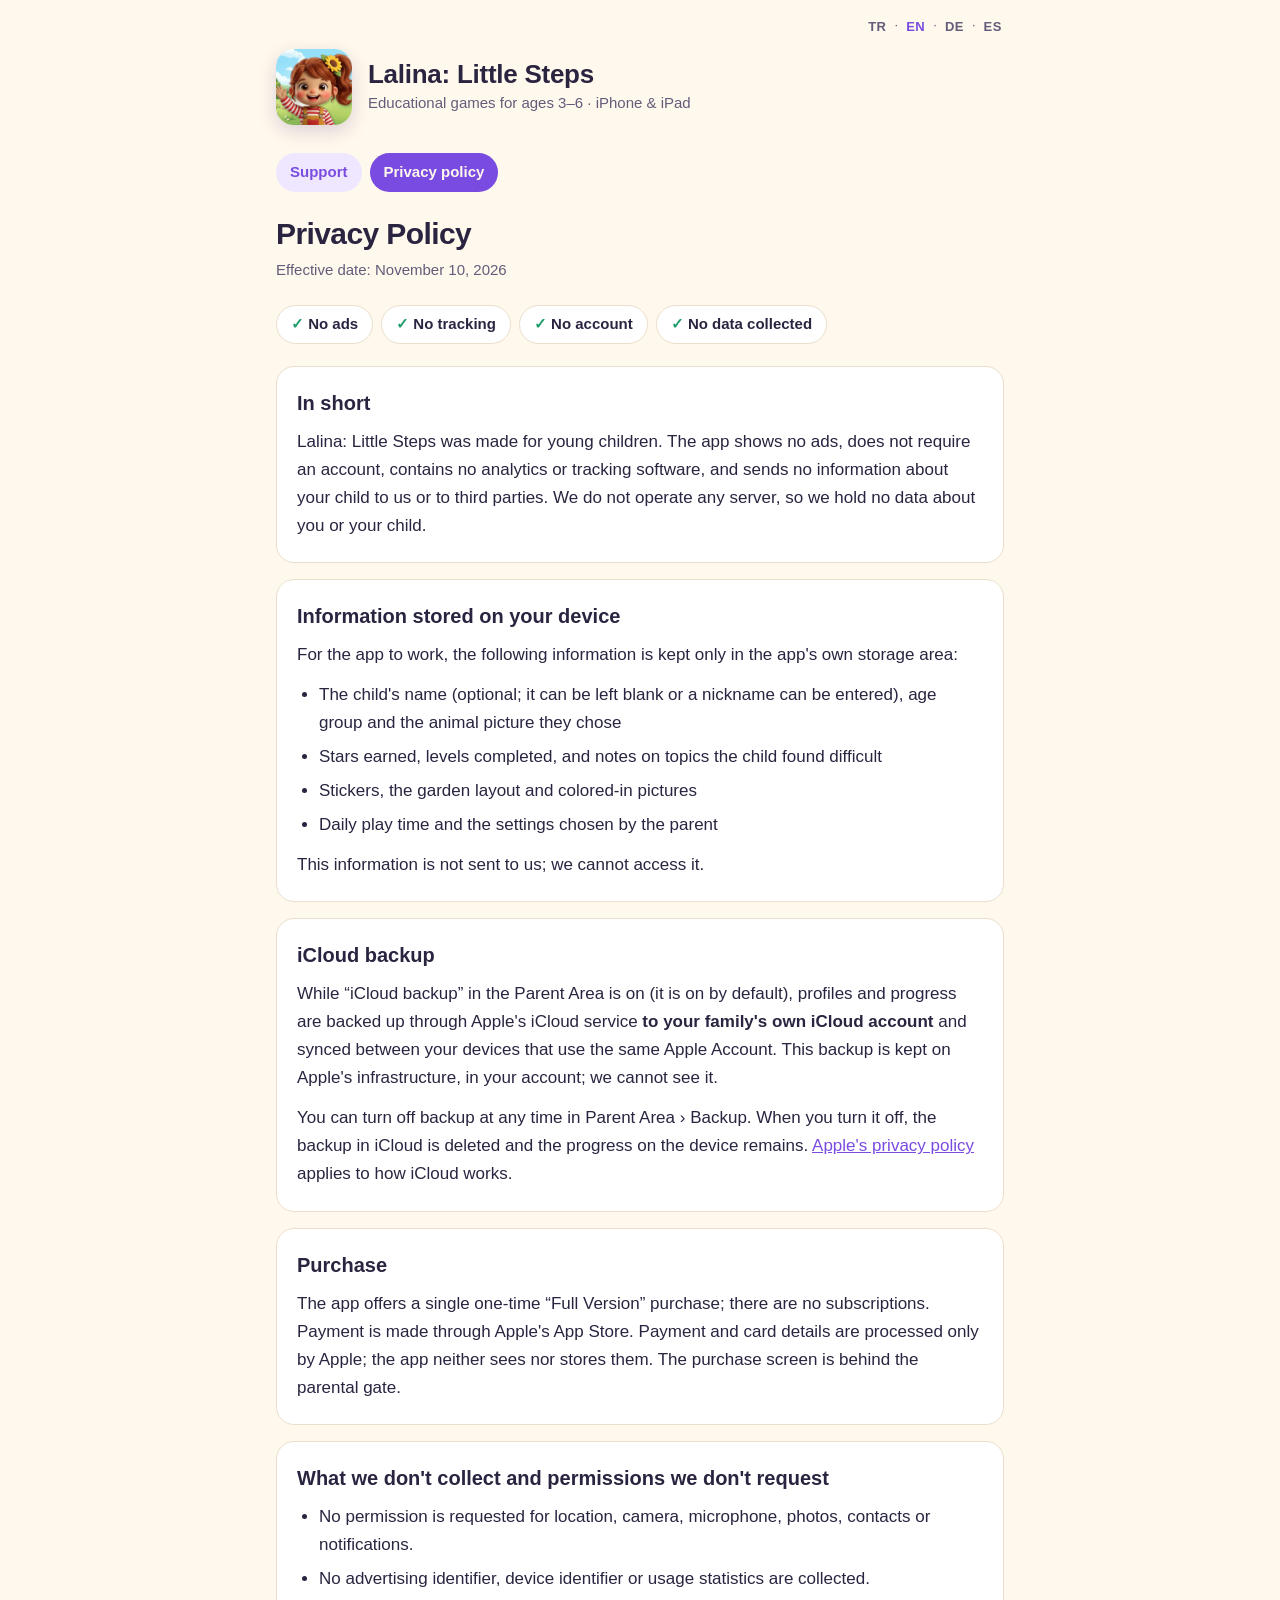
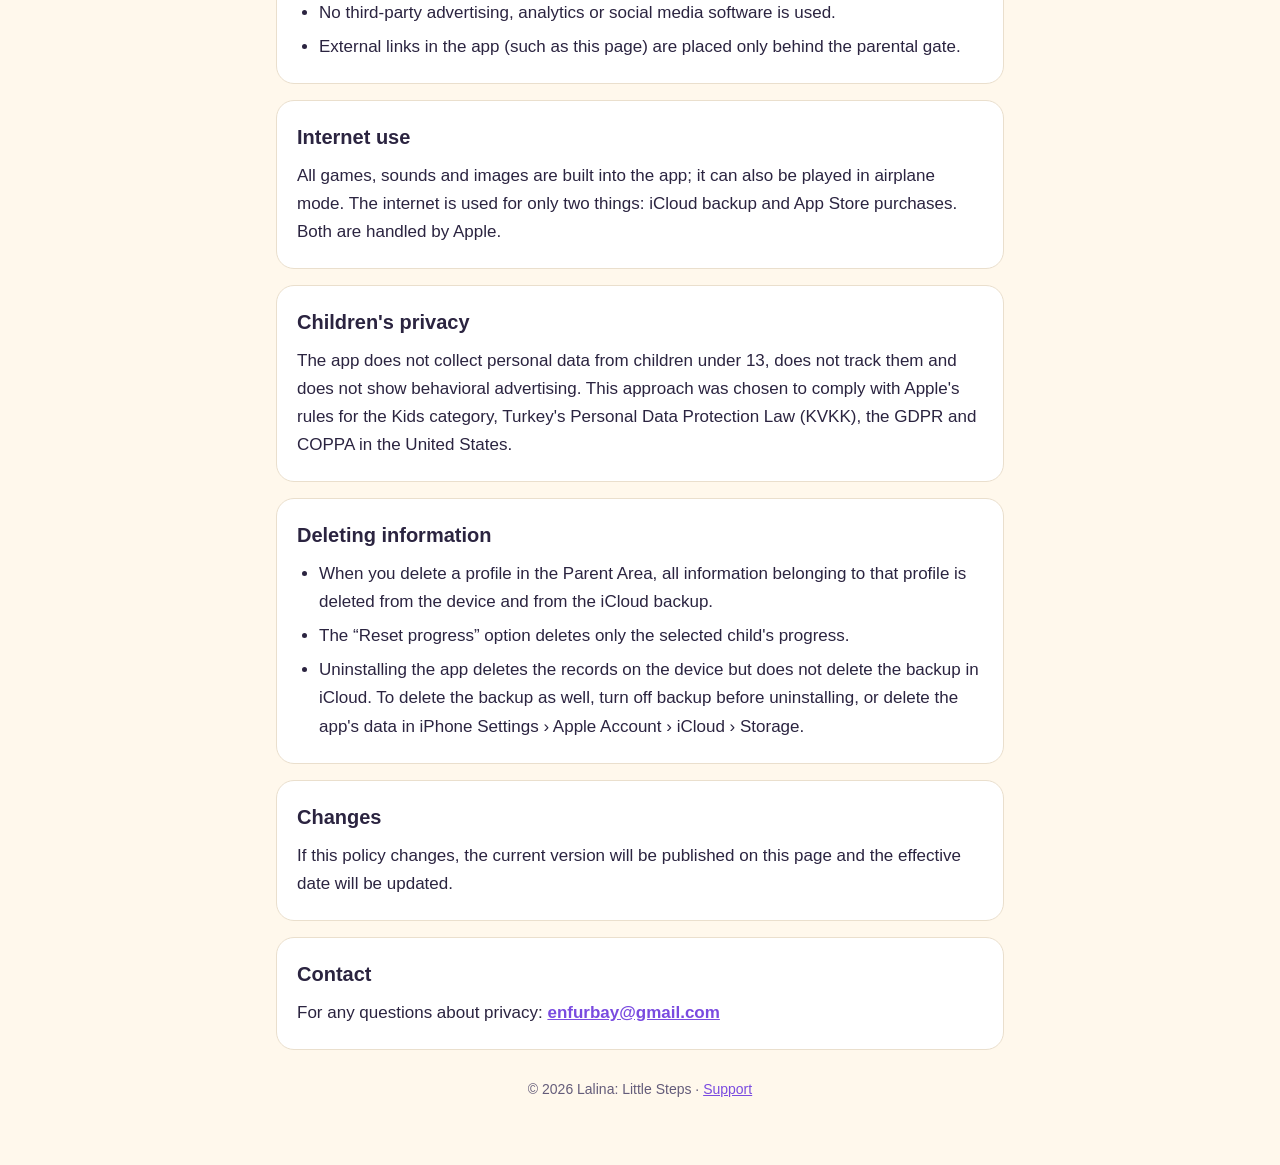
<file: en/privacy.html>
<!doctype html>
<html lang="en">
<head>
<meta charset="utf-8">
<meta name="viewport" content="width=device-width, initial-scale=1">
<title>Lalina: Little Steps · Privacy Policy</title>
<meta name="description" content="Lalina: Little Steps privacy policy: no ads, no tracking, no data collected.">
<link rel="icon" href="../icon.png">
<link rel="stylesheet" href="../style.css">
</head>
<body>
<div class="wrap">
  <nav class="lang" aria-label="Language">
    <a href="../gizlilik.html" hreflang="tr" lang="tr" title="Türkçe">TR</a><span aria-hidden="true">·</span>
    <a href="privacy.html" hreflang="en" lang="en" title="English" aria-current="page">EN</a><span aria-hidden="true">·</span>
    <a href="../de/datenschutz.html" hreflang="de" lang="de" title="Deutsch">DE</a><span aria-hidden="true">·</span>
    <a href="../es/privacidad.html" hreflang="es" lang="es" title="Español">ES</a>
  </nav>
  <header class="top">
    <img src="../icon.png" alt="Lalina: Little Steps app icon" width="76" height="76">
    <div>
      <div class="name">Lalina: Little Steps</div>
      <div class="tag">Educational games for ages 3–6 · iPhone &amp; iPad</div>
    </div>
  </header>

  <nav class="links" aria-label="Pages">
    <a href="./">Support</a>
    <a href="privacy.html" aria-current="page">Privacy policy</a>
  </nav>

  <h1>Privacy Policy</h1>
  <p class="meta">Effective date: November 10, 2026</p>

  <ul class="pills">
    <li>No ads</li>
    <li>No tracking</li>
    <li>No account</li>
    <li>No data collected</li>
  </ul>

  <section class="card">
    <h2>In short</h2>
    <p>Lalina: Little Steps was made for young children. The app shows no ads, does not require an account, contains no analytics or tracking software, and sends no information about your child to us or to third parties. We do not operate any server, so we hold no data about you or your child.</p>
  </section>

  <section class="card">
    <h2>Information stored on your device</h2>
    <p>For the app to work, the following information is kept only in the app's own storage area:</p>
    <ul>
      <li>The child's name (optional; it can be left blank or a nickname can be entered), age group and the animal picture they chose</li>
      <li>Stars earned, levels completed, and notes on topics the child found difficult</li>
      <li>Stickers, the garden layout and colored-in pictures</li>
      <li>Daily play time and the settings chosen by the parent</li>
    </ul>
    <p>This information is not sent to us; we cannot access it.</p>
  </section>

  <section class="card">
    <h2>iCloud backup</h2>
    <p>While “iCloud backup” in the Parent Area is on (it is on by default), profiles and progress are backed up through Apple's iCloud service <strong>to your family's own iCloud account</strong> and synced between your devices that use the same Apple Account. This backup is kept on Apple's infrastructure, in your account; we cannot see it.</p>
    <p>You can turn off backup at any time in Parent Area › Backup. When you turn it off, the backup in iCloud is deleted and the progress on the device remains. <a href="https://www.apple.com/legal/privacy/en-ww/">Apple's privacy policy</a> applies to how iCloud works.</p>
  </section>

  <section class="card">
    <h2>Purchase</h2>
    <p>The app offers a single one-time “Full Version” purchase; there are no subscriptions. Payment is made through Apple's App Store. Payment and card details are processed only by Apple; the app neither sees nor stores them. The purchase screen is behind the parental gate.</p>
  </section>

  <section class="card">
    <h2>What we don't collect and permissions we don't request</h2>
    <ul>
      <li>No permission is requested for location, camera, microphone, photos, contacts or notifications.</li>
      <li>No advertising identifier, device identifier or usage statistics are collected.</li>
      <li>No third-party advertising, analytics or social media software is used.</li>
      <li>External links in the app (such as this page) are placed only behind the parental gate.</li>
    </ul>
  </section>

  <section class="card">
    <h2>Internet use</h2>
    <p>All games, sounds and images are built into the app; it can also be played in airplane mode. The internet is used for only two things: iCloud backup and App Store purchases. Both are handled by Apple.</p>
  </section>

  <section class="card">
    <h2>Children's privacy</h2>
    <p>The app does not collect personal data from children under 13, does not track them and does not show behavioral advertising. This approach was chosen to comply with Apple's rules for the Kids category, Turkey's Personal Data Protection Law (KVKK), the GDPR and COPPA in the United States.</p>
  </section>

  <section class="card">
    <h2>Deleting information</h2>
    <ul>
      <li>When you delete a profile in the Parent Area, all information belonging to that profile is deleted from the device and from the iCloud backup.</li>
      <li>The “Reset progress” option deletes only the selected child's progress.</li>
      <li>Uninstalling the app deletes the records on the device but does not delete the backup in iCloud. To delete the backup as well, turn off backup before uninstalling, or delete the app's data in iPhone Settings › Apple Account › iCloud › Storage.</li>
    </ul>
  </section>

  <section class="card">
    <h2>Changes</h2>
    <p>If this policy changes, the current version will be published on this page and the effective date will be updated.</p>
  </section>

  <section class="card">
    <h2>Contact</h2>
    <p>For any questions about privacy: <a class="mail" href="mailto:enfurbay@gmail.com">enfurbay@gmail.com</a></p>
  </section>

  <footer>© 2026 Lalina: Little Steps · <a href="./">Support</a></footer>
</div>
</body>
</html>
</file>
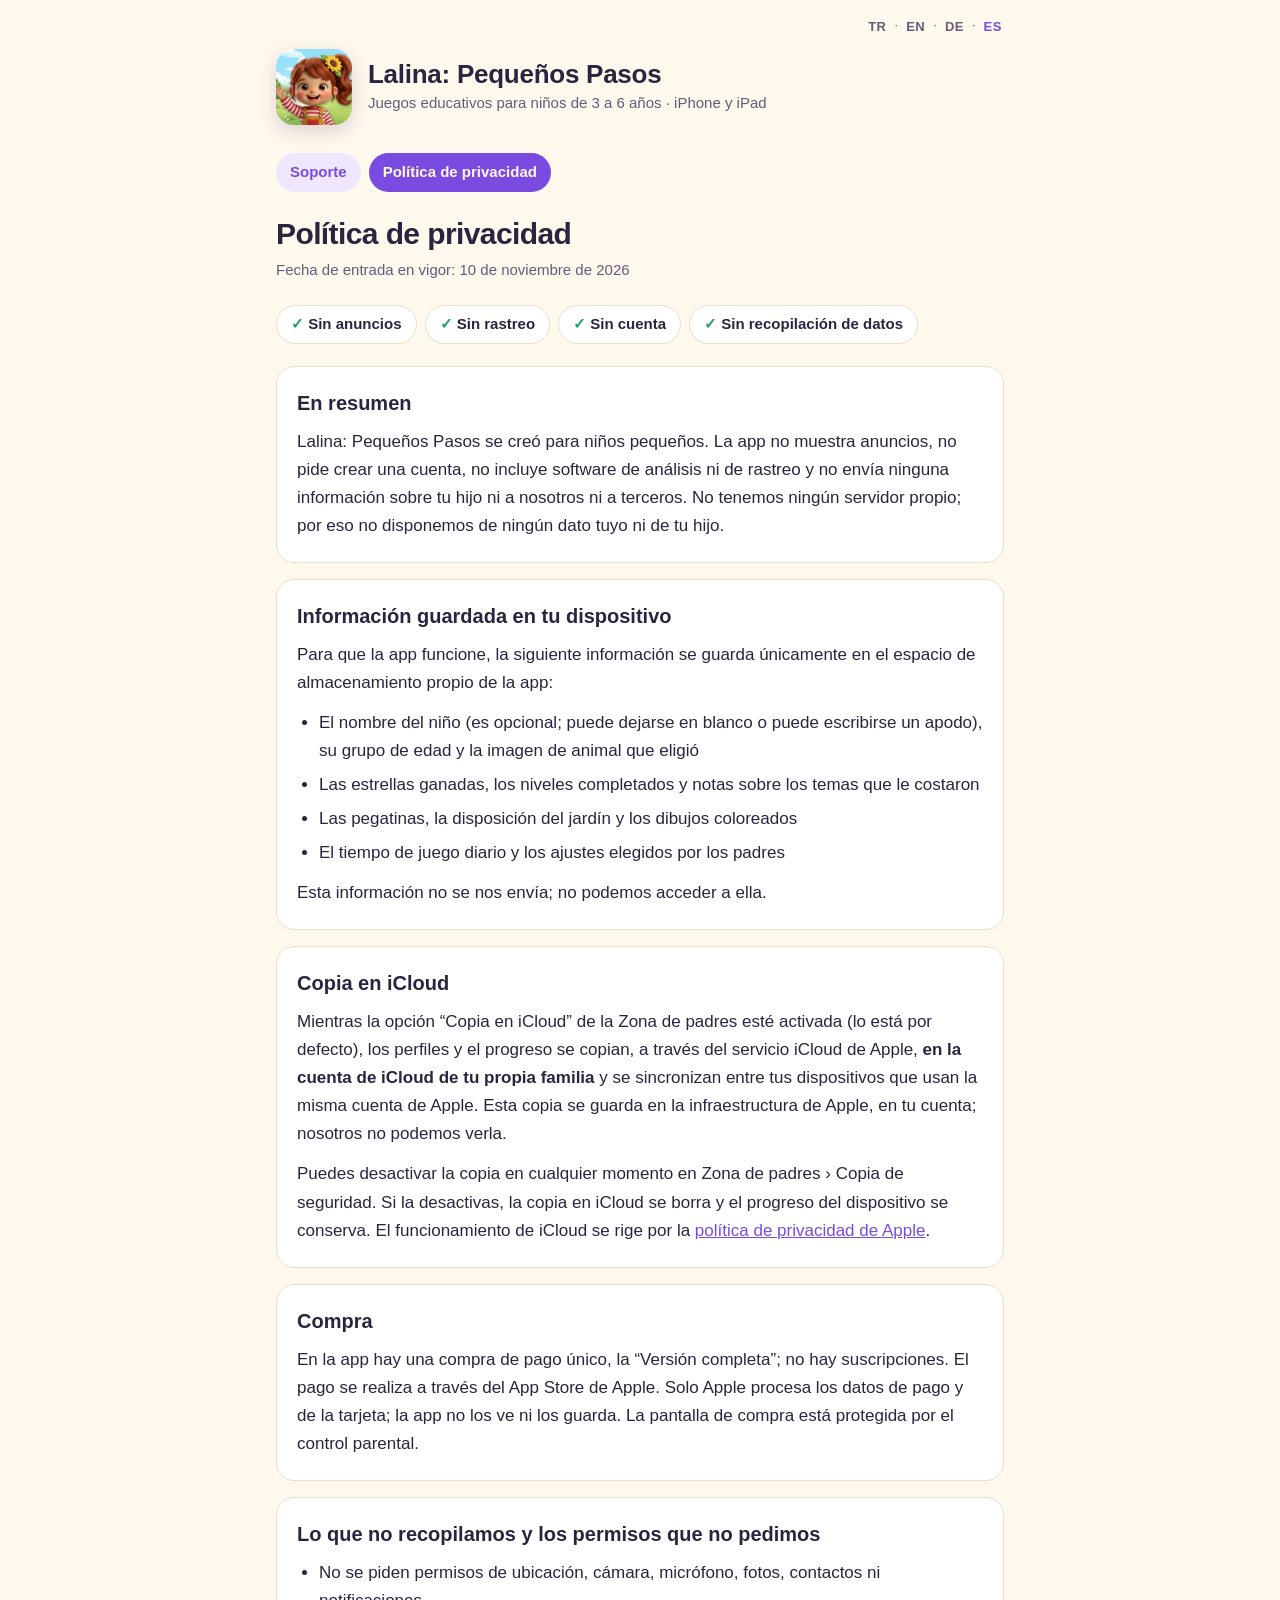
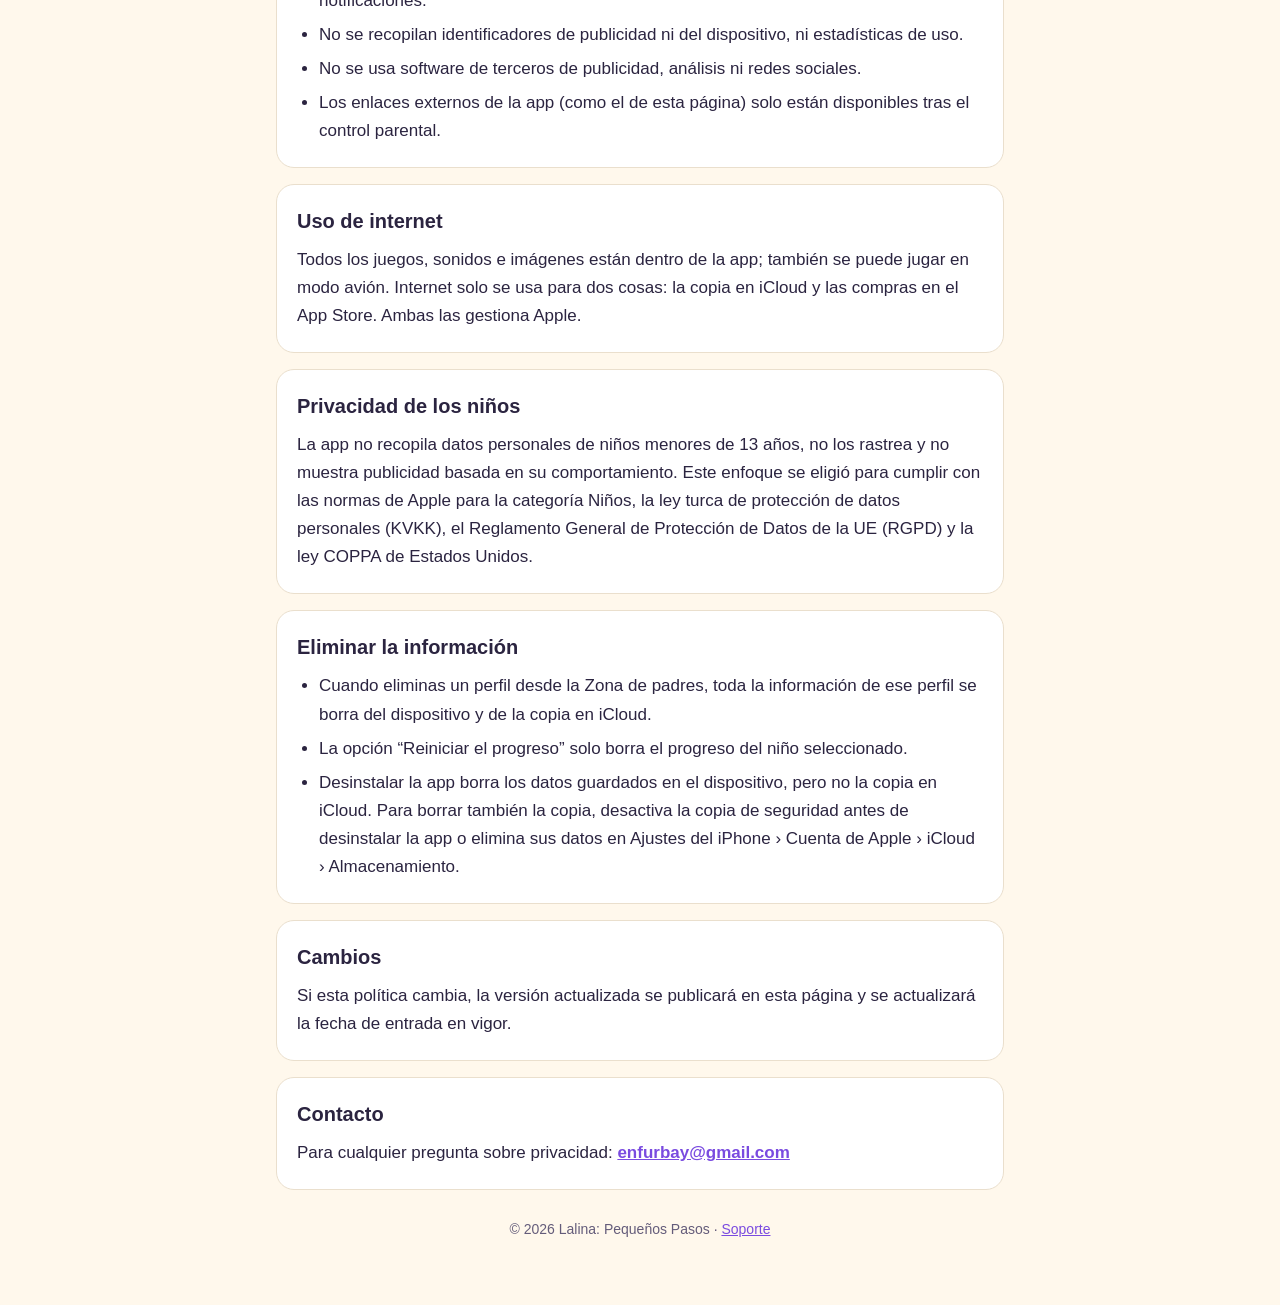
<file: es/privacidad.html>
<!doctype html>
<html lang="es">
<head>
<meta charset="utf-8">
<meta name="viewport" content="width=device-width, initial-scale=1">
<title>Lalina: Pequeños Pasos · Política de privacidad</title>
<meta name="description" content="Política de privacidad de Lalina: Pequeños Pasos: sin anuncios, sin rastreo, sin recopilación de datos.">
<link rel="icon" href="../icon.png">
<link rel="stylesheet" href="../style.css">
</head>
<body>
<div class="wrap">
  <nav class="lang" aria-label="Idioma">
    <a href="../gizlilik.html" hreflang="tr" lang="tr" title="Türkçe">TR</a><span aria-hidden="true">·</span>
    <a href="../en/privacy.html" hreflang="en" lang="en" title="English">EN</a><span aria-hidden="true">·</span>
    <a href="../de/datenschutz.html" hreflang="de" lang="de" title="Deutsch">DE</a><span aria-hidden="true">·</span>
    <a href="privacidad.html" hreflang="es" lang="es" title="Español" aria-current="page">ES</a>
  </nav>
  <header class="top">
    <img src="../icon.png" alt="Icono de la app Lalina: Pequeños Pasos" width="76" height="76">
    <div>
      <div class="name">Lalina: Pequeños Pasos</div>
      <div class="tag">Juegos educativos para niños de 3 a 6 años · iPhone y iPad</div>
    </div>
  </header>

  <nav class="links" aria-label="Páginas">
    <a href="./">Soporte</a>
    <a href="privacidad.html" aria-current="page">Política de privacidad</a>
  </nav>

  <h1>Política de privacidad</h1>
  <p class="meta">Fecha de entrada en vigor: 10 de noviembre de 2026</p>

  <ul class="pills">
    <li>Sin anuncios</li>
    <li>Sin rastreo</li>
    <li>Sin cuenta</li>
    <li>Sin recopilación de datos</li>
  </ul>

  <section class="card">
    <h2>En resumen</h2>
    <p>Lalina: Pequeños Pasos se creó para niños pequeños. La app no muestra anuncios, no pide crear una cuenta, no incluye software de análisis ni de rastreo y no envía ninguna información sobre tu hijo ni a nosotros ni a terceros. No tenemos ningún servidor propio; por eso no disponemos de ningún dato tuyo ni de tu hijo.</p>
  </section>

  <section class="card">
    <h2>Información guardada en tu dispositivo</h2>
    <p>Para que la app funcione, la siguiente información se guarda únicamente en el espacio de almacenamiento propio de la app:</p>
    <ul>
      <li>El nombre del niño (es opcional; puede dejarse en blanco o puede escribirse un apodo), su grupo de edad y la imagen de animal que eligió</li>
      <li>Las estrellas ganadas, los niveles completados y notas sobre los temas que le costaron</li>
      <li>Las pegatinas, la disposición del jardín y los dibujos coloreados</li>
      <li>El tiempo de juego diario y los ajustes elegidos por los padres</li>
    </ul>
    <p>Esta información no se nos envía; no podemos acceder a ella.</p>
  </section>

  <section class="card">
    <h2>Copia en iCloud</h2>
    <p>Mientras la opción “Copia en iCloud” de la Zona de padres esté activada (lo está por defecto), los perfiles y el progreso se copian, a través del servicio iCloud de Apple, <strong>en la cuenta de iCloud de tu propia familia</strong> y se sincronizan entre tus dispositivos que usan la misma cuenta de Apple. Esta copia se guarda en la infraestructura de Apple, en tu cuenta; nosotros no podemos verla.</p>
    <p>Puedes desactivar la copia en cualquier momento en Zona de padres › Copia de seguridad. Si la desactivas, la copia en iCloud se borra y el progreso del dispositivo se conserva. El funcionamiento de iCloud se rige por la <a href="https://www.apple.com/legal/privacy/es/">política de privacidad de Apple</a>.</p>
  </section>

  <section class="card">
    <h2>Compra</h2>
    <p>En la app hay una compra de pago único, la “Versión completa”; no hay suscripciones. El pago se realiza a través del App Store de Apple. Solo Apple procesa los datos de pago y de la tarjeta; la app no los ve ni los guarda. La pantalla de compra está protegida por el control parental.</p>
  </section>

  <section class="card">
    <h2>Lo que no recopilamos y los permisos que no pedimos</h2>
    <ul>
      <li>No se piden permisos de ubicación, cámara, micrófono, fotos, contactos ni notificaciones.</li>
      <li>No se recopilan identificadores de publicidad ni del dispositivo, ni estadísticas de uso.</li>
      <li>No se usa software de terceros de publicidad, análisis ni redes sociales.</li>
      <li>Los enlaces externos de la app (como el de esta página) solo están disponibles tras el control parental.</li>
    </ul>
  </section>

  <section class="card">
    <h2>Uso de internet</h2>
    <p>Todos los juegos, sonidos e imágenes están dentro de la app; también se puede jugar en modo avión. Internet solo se usa para dos cosas: la copia en iCloud y las compras en el App Store. Ambas las gestiona Apple.</p>
  </section>

  <section class="card">
    <h2>Privacidad de los niños</h2>
    <p>La app no recopila datos personales de niños menores de 13 años, no los rastrea y no muestra publicidad basada en su comportamiento. Este enfoque se eligió para cumplir con las normas de Apple para la categoría Niños, la ley turca de protección de datos personales (KVKK), el Reglamento General de Protección de Datos de la UE (RGPD) y la ley COPPA de Estados Unidos.</p>
  </section>

  <section class="card">
    <h2>Eliminar la información</h2>
    <ul>
      <li>Cuando eliminas un perfil desde la Zona de padres, toda la información de ese perfil se borra del dispositivo y de la copia en iCloud.</li>
      <li>La opción “Reiniciar el progreso” solo borra el progreso del niño seleccionado.</li>
      <li>Desinstalar la app borra los datos guardados en el dispositivo, pero no la copia en iCloud. Para borrar también la copia, desactiva la copia de seguridad antes de desinstalar la app o elimina sus datos en Ajustes del iPhone › Cuenta de Apple › iCloud › Almacenamiento.</li>
    </ul>
  </section>

  <section class="card">
    <h2>Cambios</h2>
    <p>Si esta política cambia, la versión actualizada se publicará en esta página y se actualizará la fecha de entrada en vigor.</p>
  </section>

  <section class="card">
    <h2>Contacto</h2>
    <p>Para cualquier pregunta sobre privacidad: <a class="mail" href="mailto:enfurbay@gmail.com">enfurbay@gmail.com</a></p>
  </section>

  <footer>© 2026 Lalina: Pequeños Pasos · <a href="./">Soporte</a></footer>
</div>
</body>
</html>
</file>
<file: style.css>
:root {
  --bg: #fff8ec; --card: #ffffff; --ink: #2b2440; --soft: #645c7a; --line: #eadfcd;
  --accent: #7a4be0; --accent-soft: #efe7ff; --ok: #1f9d6b;
}
@media (prefers-color-scheme: dark) {
  :root { --bg: #17131f; --card: #211b2e; --ink: #f3eefc; --soft: #b5acc9; --line: #352c47;
          --accent: #b79bff; --accent-soft: #2c2440; --ok: #5fd3a4; }
}
* { box-sizing: border-box; }
html { -webkit-text-size-adjust: 100%; }
body { margin: 0; background: var(--bg); color: var(--ink);
  font: 17px/1.65 -apple-system, BlinkMacSystemFont, "Segoe UI", Roboto, "Helvetica Neue", Arial, sans-serif; }
.wrap { max-width: 760px; margin: 0 auto; padding: 28px 16px 64px; }
nav.lang { display: flex; justify-content: flex-end; gap: 6px; margin: -14px 0 10px; font-size: 13px; color: var(--soft); }
nav.lang a { color: inherit; text-decoration: none; font-weight: 600; letter-spacing: .04em; padding: 2px; }
nav.lang a:hover, nav.lang a[aria-current] { color: var(--accent); }
header.top { display: flex; align-items: center; gap: 16px; margin-bottom: 28px; }
header.top img { width: 76px; height: 76px; border-radius: 18px; box-shadow: 0 6px 18px rgba(60, 40, 120, .18); }
header.top .name { font-size: 26px; font-weight: 800; line-height: 1.2; letter-spacing: -.01em; }
header.top .tag { color: var(--soft); font-size: 15px; }
nav.links { display: flex; flex-wrap: wrap; gap: 8px; margin: 0 0 24px; }
nav.links a { text-decoration: none; color: var(--accent); background: var(--accent-soft);
  padding: 7px 14px; border-radius: 999px; font-weight: 600; font-size: 15px; }
nav.links a[aria-current="page"] { background: var(--accent); color: var(--bg); }
h1 { font-size: 30px; line-height: 1.2; margin: 0 0 6px; letter-spacing: -.02em; text-wrap: balance; }
h2 { font-size: 20px; margin: 0 0 8px; }
p { margin: 0 0 12px; }
ul { margin: 0 0 12px; padding-left: 22px; }
li { margin-bottom: 6px; }
.meta { color: var(--soft); font-size: 15px; margin-bottom: 22px; }
section.card { background: var(--card); border: 1px solid var(--line); border-radius: 18px;
  padding: 20px 20px 10px; margin-bottom: 16px; }
.pills { display: flex; flex-wrap: wrap; gap: 8px; margin: 0 0 22px; padding: 0; list-style: none; }
.pills li { margin: 0; background: var(--card); border: 1px solid var(--line); border-radius: 999px;
  padding: 6px 14px; font-weight: 600; font-size: 15px; }
.pills li::before { content: "✓ "; color: var(--ok); }
a { color: var(--accent); }
.mail { font-weight: 700; word-break: break-all; }
footer { color: var(--soft); font-size: 14px; margin-top: 28px; text-align: center; }
</file>
